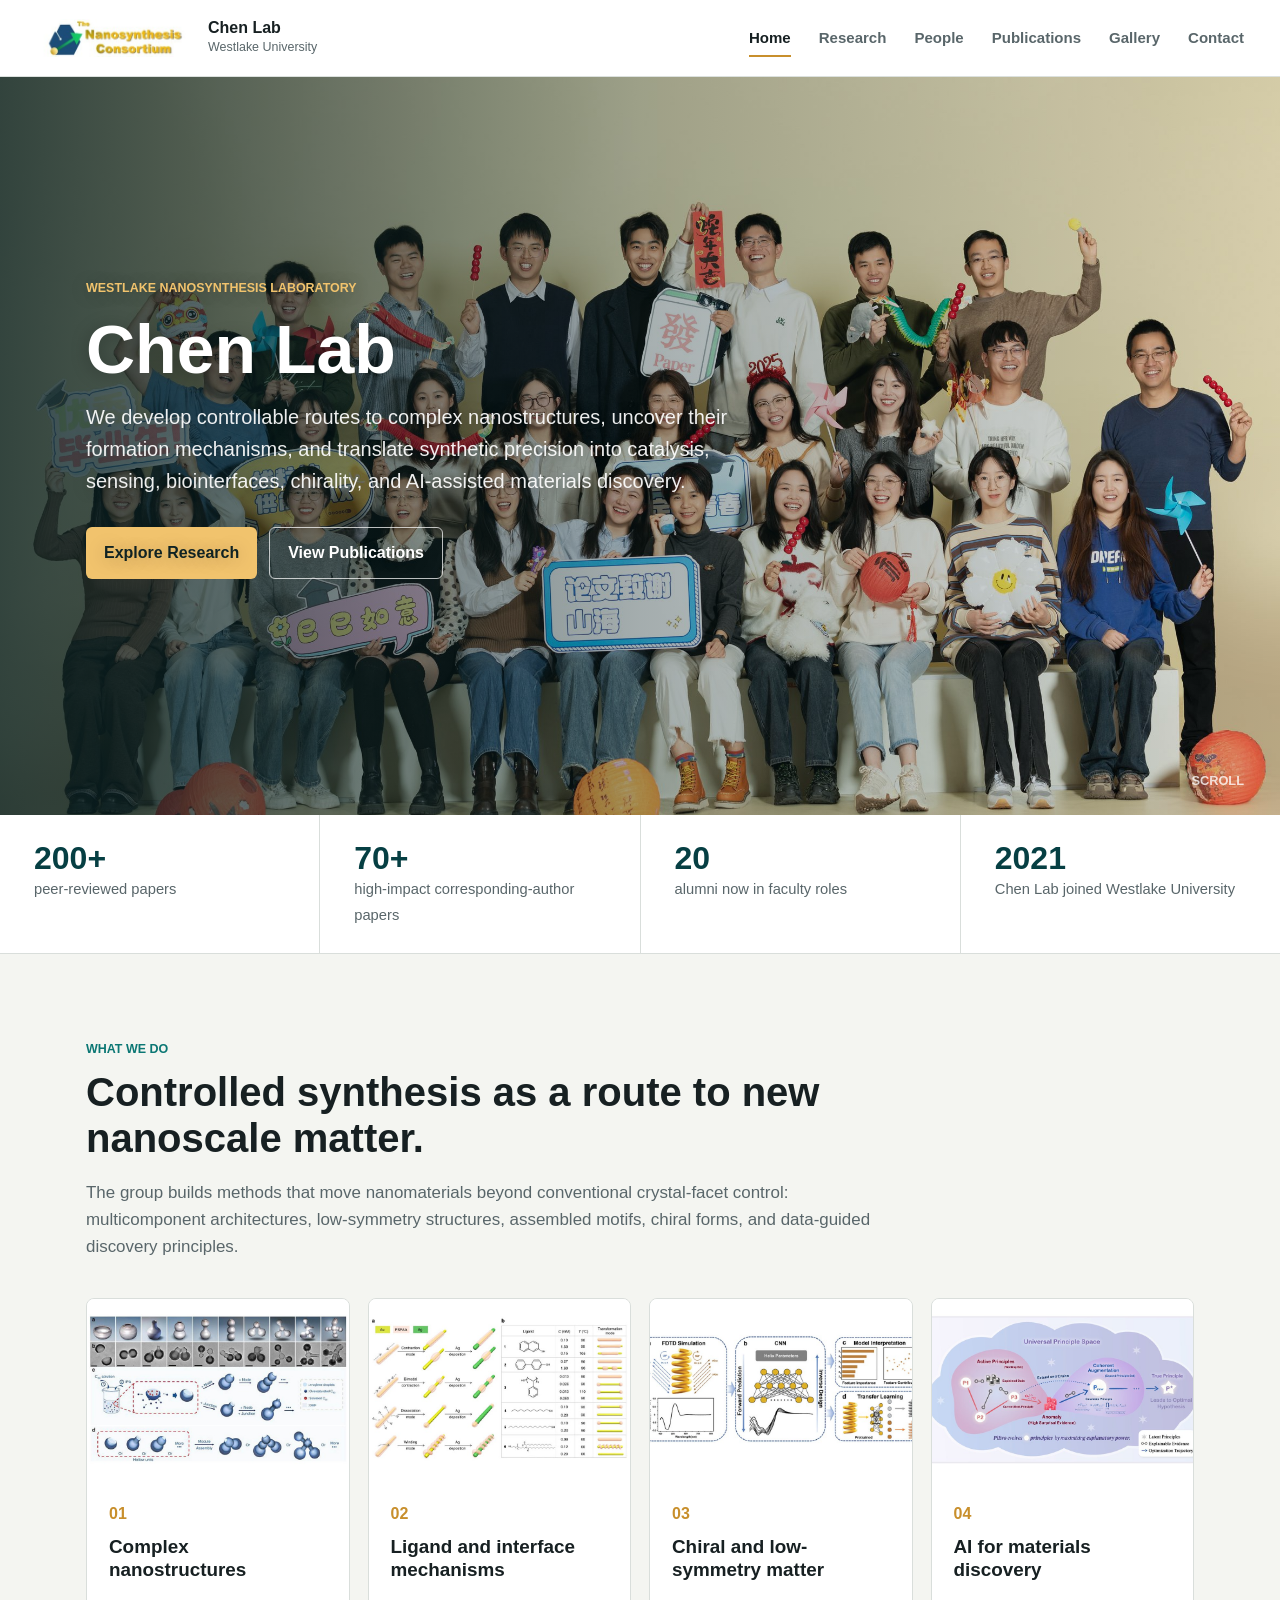
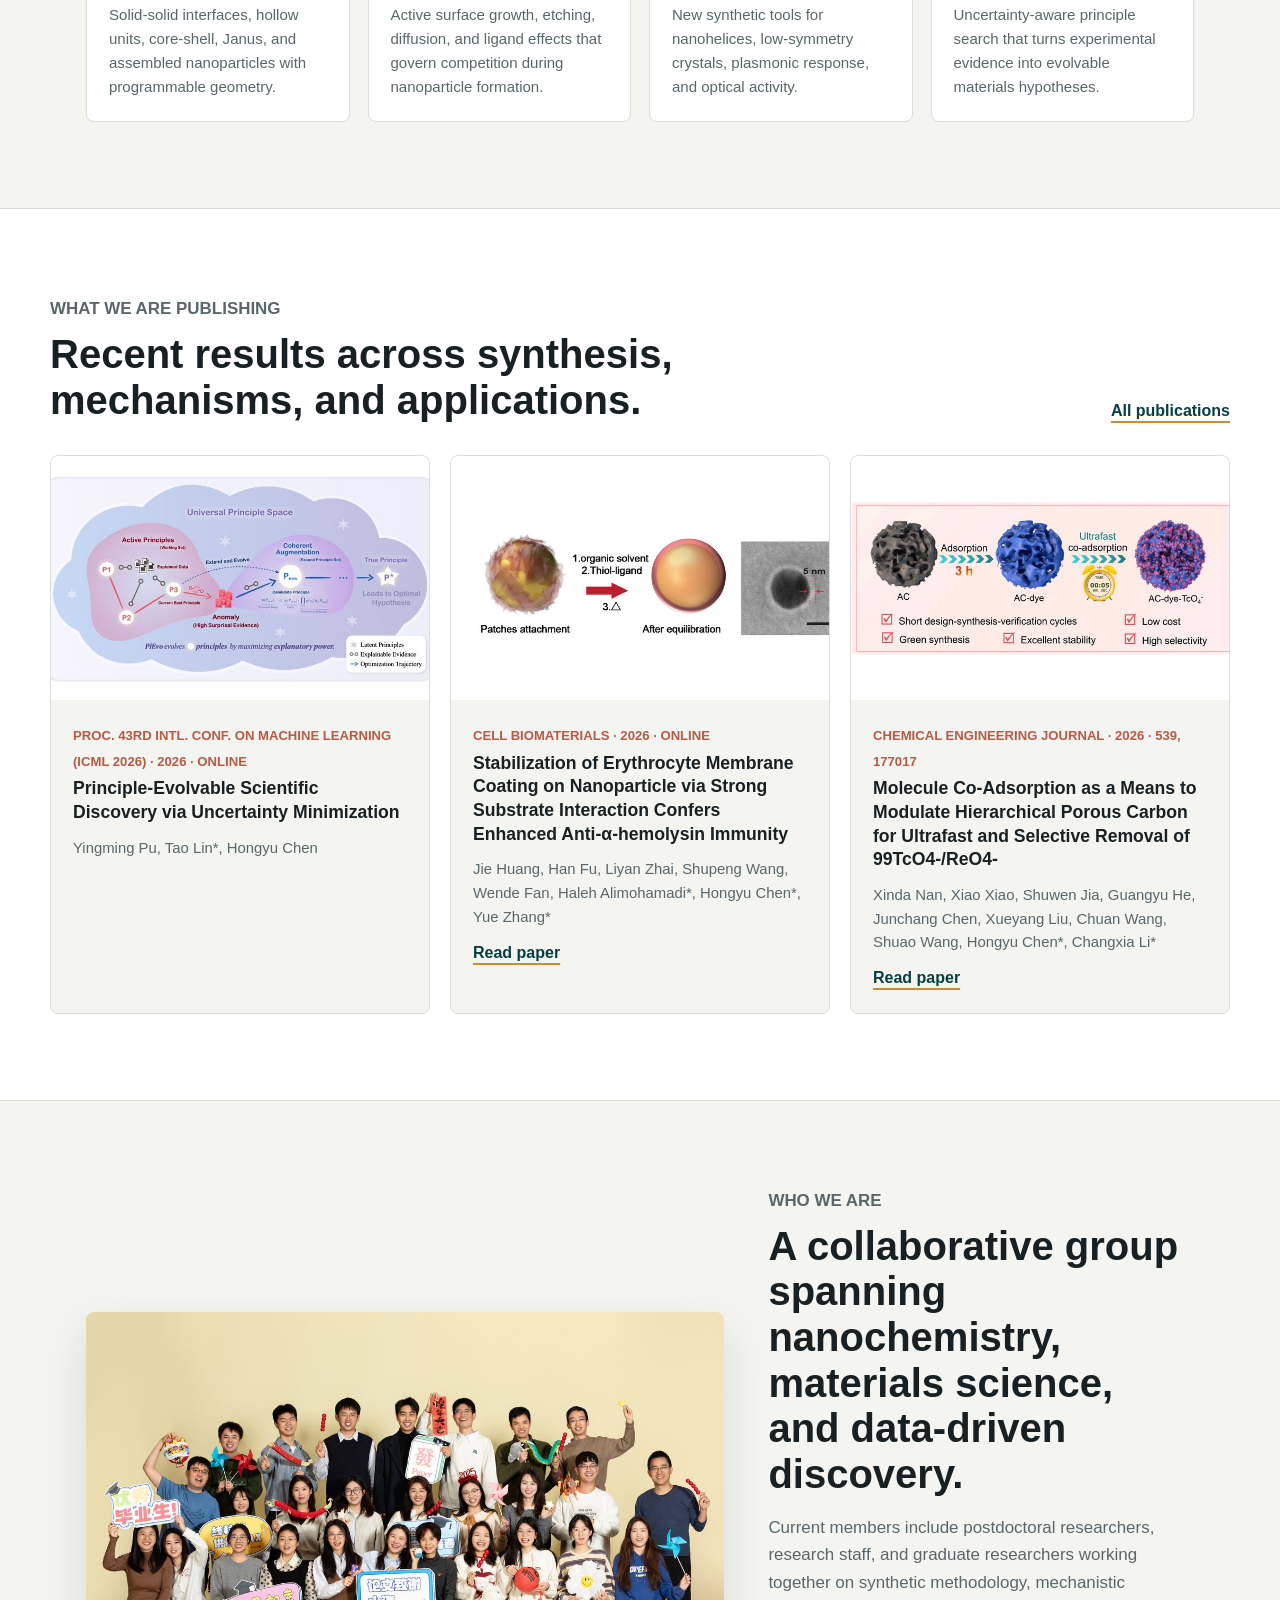
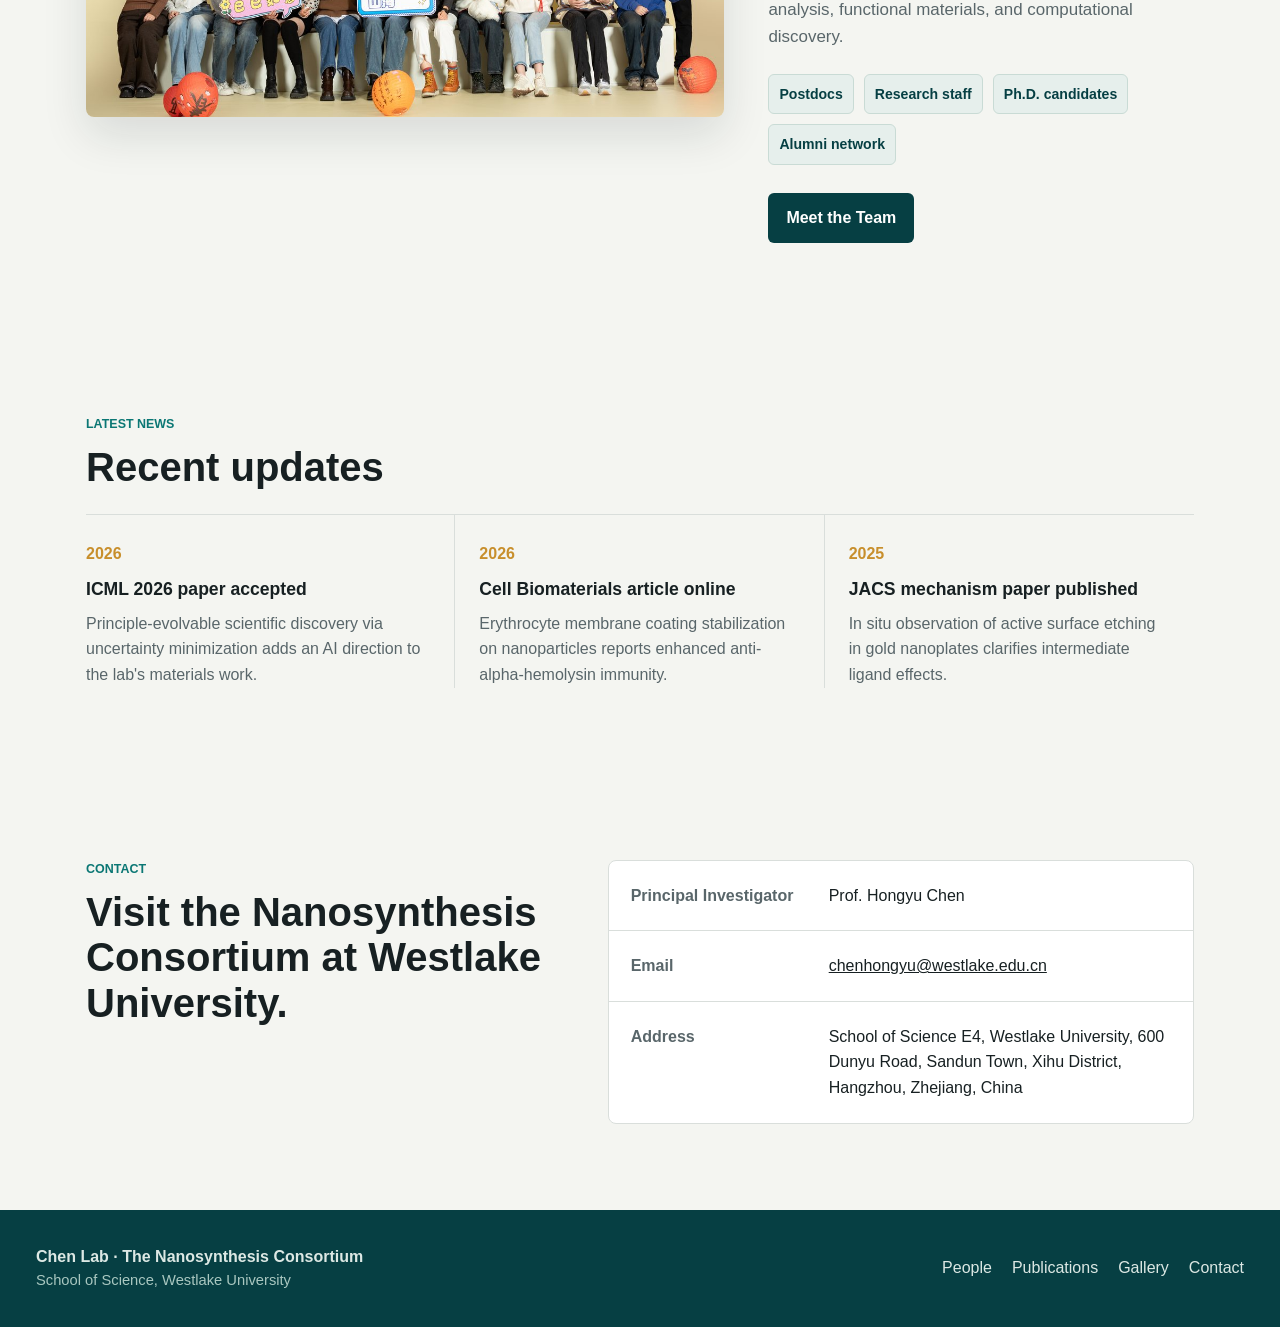
<file: index.html>
<!doctype html>
<html lang="en">
<head>
  <meta charset="utf-8">
  <meta name="viewport" content="width=device-width, initial-scale=1">
  <title>Chen Lab | Nanosynthesis Consortium</title>
  <meta name="description" content="Chen Lab at Westlake University develops controlled synthesis of complex nanostructures and functional nanomaterials.">
  <link rel="stylesheet" href="assets/css/styles.css">
  <script src="assets/js/lab-data.js" defer></script>
  <script src="assets/js/site.js" defer></script>
</head>
<body>
  <header class="site-header" data-header>
    <a class="brand" href="index.html" aria-label="Chen Lab home">
      <img src="assets/img/logo-nanosynthesis.jpg" alt="The Nanosynthesis Consortium">
      <span>
        <strong>Chen Lab</strong>
        <small>Westlake University</small>
      </span>
    </a>
    <button class="nav-toggle" type="button" aria-label="Open navigation" aria-expanded="false" data-nav-toggle>
      <span></span><span></span><span></span>
    </button>
    <nav class="site-nav" aria-label="Primary navigation" data-nav>
      <a href="index.html">Home</a>
      <a href="index.html#research">Research</a>
      <a href="people.html">People</a>
      <a href="publications.html">Publications</a>
      <a href="gallery.html">Gallery</a>
      <a href="#contact">Contact</a>
    </nav>
  </header>

  <main>
    <section class="hero hero-home" aria-label="Chen Lab overview">
      <div class="hero-media" role="img" aria-label="2025 Chen Lab group photo"></div>
      <div class="hero-content">
        <p class="eyebrow">Westlake Nanosynthesis Laboratory</p>
        <h1>Chen Lab</h1>
        <p class="hero-lede">
          We develop controllable routes to complex nanostructures, uncover their formation mechanisms,
          and translate synthetic precision into catalysis, sensing, biointerfaces, chirality, and AI-assisted materials discovery.
        </p>
        <div class="hero-actions" aria-label="Primary actions">
          <a class="button button-primary" href="#research">Explore Research</a>
          <a class="button button-secondary" href="publications.html">View Publications</a>
        </div>
      </div>
      <a class="scroll-cue" href="#research" aria-label="Scroll to research">Scroll</a>
    </section>

    <section class="stats-band" aria-label="Laboratory highlights">
      <div class="stat">
        <strong>200+</strong>
        <span>peer-reviewed papers</span>
      </div>
      <div class="stat">
        <strong>70+</strong>
        <span>high-impact corresponding-author papers</span>
      </div>
      <div class="stat">
        <strong>20</strong>
        <span>alumni now in faculty roles</span>
      </div>
      <div class="stat">
        <strong>2021</strong>
        <span>Chen Lab joined Westlake University</span>
      </div>
    </section>

    <section class="section" id="research">
      <div class="section-heading">
        <p class="eyebrow">What We Do</p>
        <h2>Controlled synthesis as a route to new nanoscale matter.</h2>
        <p>
          The group builds methods that move nanomaterials beyond conventional crystal-facet control:
          multicomponent architectures, low-symmetry structures, assembled motifs, chiral forms, and data-guided discovery principles.
        </p>
      </div>
      <div class="research-grid">
        <article class="research-card">
          <img src="assets/img/research/complex-nanostructures.jpg" alt="Complex hollow nanostructures and assembly pathway">
          <div>
            <span>01</span>
            <h3>Complex nanostructures</h3>
            <p>Solid-solid interfaces, hollow units, core-shell, Janus, and assembled nanoparticles with programmable geometry.</p>
          </div>
        </article>
        <article class="research-card">
          <img src="assets/img/research/interface-growth.jpg" alt="Ligand-mediated nanowire transformation schematic">
          <div>
            <span>02</span>
            <h3>Ligand and interface mechanisms</h3>
            <p>Active surface growth, etching, diffusion, and ligand effects that govern competition during nanoparticle formation.</p>
          </div>
        </article>
        <article class="research-card">
          <img src="assets/img/research/chiral-and-low-symmetry.jpg" alt="Machine learned correlation of nanohelix structure and circular dichroism">
          <div>
            <span>03</span>
            <h3>Chiral and low-symmetry matter</h3>
            <p>New synthetic tools for nanohelices, low-symmetry crystals, plasmonic response, and optical activity.</p>
          </div>
        </article>
        <article class="research-card">
          <img src="assets/img/research/ai-materials-discovery.jpg" alt="Principle-evolvable scientific discovery diagram">
          <div>
            <span>04</span>
            <h3>AI for materials discovery</h3>
            <p>Uncertainty-aware principle search that turns experimental evidence into evolvable materials hypotheses.</p>
          </div>
        </article>
      </div>
    </section>

    <section class="section section-quiet" id="publications">
      <div class="split-heading">
        <div>
          <p class="eyebrow">What We Are Publishing</p>
          <h2>Recent results across synthesis, mechanisms, and applications.</h2>
        </div>
        <a class="text-link" href="publications.html">All publications</a>
      </div>
      <div class="publication-feature-grid" id="homePublications" aria-live="polite"></div>
    </section>

    <section class="section people-band">
      <div class="people-image">
        <img src="assets/img/gallery/group-2025.jpg" alt="Chen Lab 2025 group photo">
      </div>
      <div class="people-copy">
        <p class="eyebrow">Who We Are</p>
        <h2>A collaborative group spanning nanochemistry, materials science, and data-driven discovery.</h2>
        <p>
          Current members include postdoctoral researchers, research staff, and graduate researchers working together
          on synthetic methodology, mechanistic analysis, functional materials, and computational discovery.
        </p>
        <div class="mini-facts">
          <span>Postdocs</span>
          <span>Research staff</span>
          <span>Ph.D. candidates</span>
          <span>Alumni network</span>
        </div>
        <a class="button button-dark" href="people.html">Meet the Team</a>
      </div>
    </section>

    <section class="section news-section" id="news">
      <div class="section-heading compact">
        <p class="eyebrow">Latest News</p>
        <h2>Recent updates</h2>
      </div>
      <div class="news-list">
        <article>
          <time datetime="2026">2026</time>
          <h3>ICML 2026 paper accepted</h3>
          <p>Principle-evolvable scientific discovery via uncertainty minimization adds an AI direction to the lab's materials work.</p>
        </article>
        <article>
          <time datetime="2026">2026</time>
          <h3>Cell Biomaterials article online</h3>
          <p>Erythrocyte membrane coating stabilization on nanoparticles reports enhanced anti-alpha-hemolysin immunity.</p>
        </article>
        <article>
          <time datetime="2025">2025</time>
          <h3>JACS mechanism paper published</h3>
          <p>In situ observation of active surface etching in gold nanoplates clarifies intermediate ligand effects.</p>
        </article>
      </div>
    </section>

    <section class="section contact-section" id="contact">
      <div>
        <p class="eyebrow">Contact</p>
        <h2>Visit the Nanosynthesis Consortium at Westlake University.</h2>
      </div>
      <div class="contact-panel">
        <dl>
          <div>
            <dt>Principal Investigator</dt>
            <dd>Prof. Hongyu Chen</dd>
          </div>
          <div>
            <dt>Email</dt>
            <dd><a href="mailto:chenhongyu@westlake.edu.cn">chenhongyu@westlake.edu.cn</a></dd>
          </div>
          <div>
            <dt>Address</dt>
            <dd>School of Science E4, Westlake University, 600 Dunyu Road, Sandun Town, Xihu District, Hangzhou, Zhejiang, China</dd>
          </div>
        </dl>
      </div>
    </section>
  </main>

  <footer class="site-footer">
    <div>
      <strong>Chen Lab · The Nanosynthesis Consortium</strong>
      <span>School of Science, Westlake University</span>
    </div>
    <nav aria-label="Footer navigation">
      <a href="people.html">People</a>
      <a href="publications.html">Publications</a>
      <a href="gallery.html">Gallery</a>
      <a href="#contact">Contact</a>
    </nav>
  </footer>
</body>
</html>
</file>
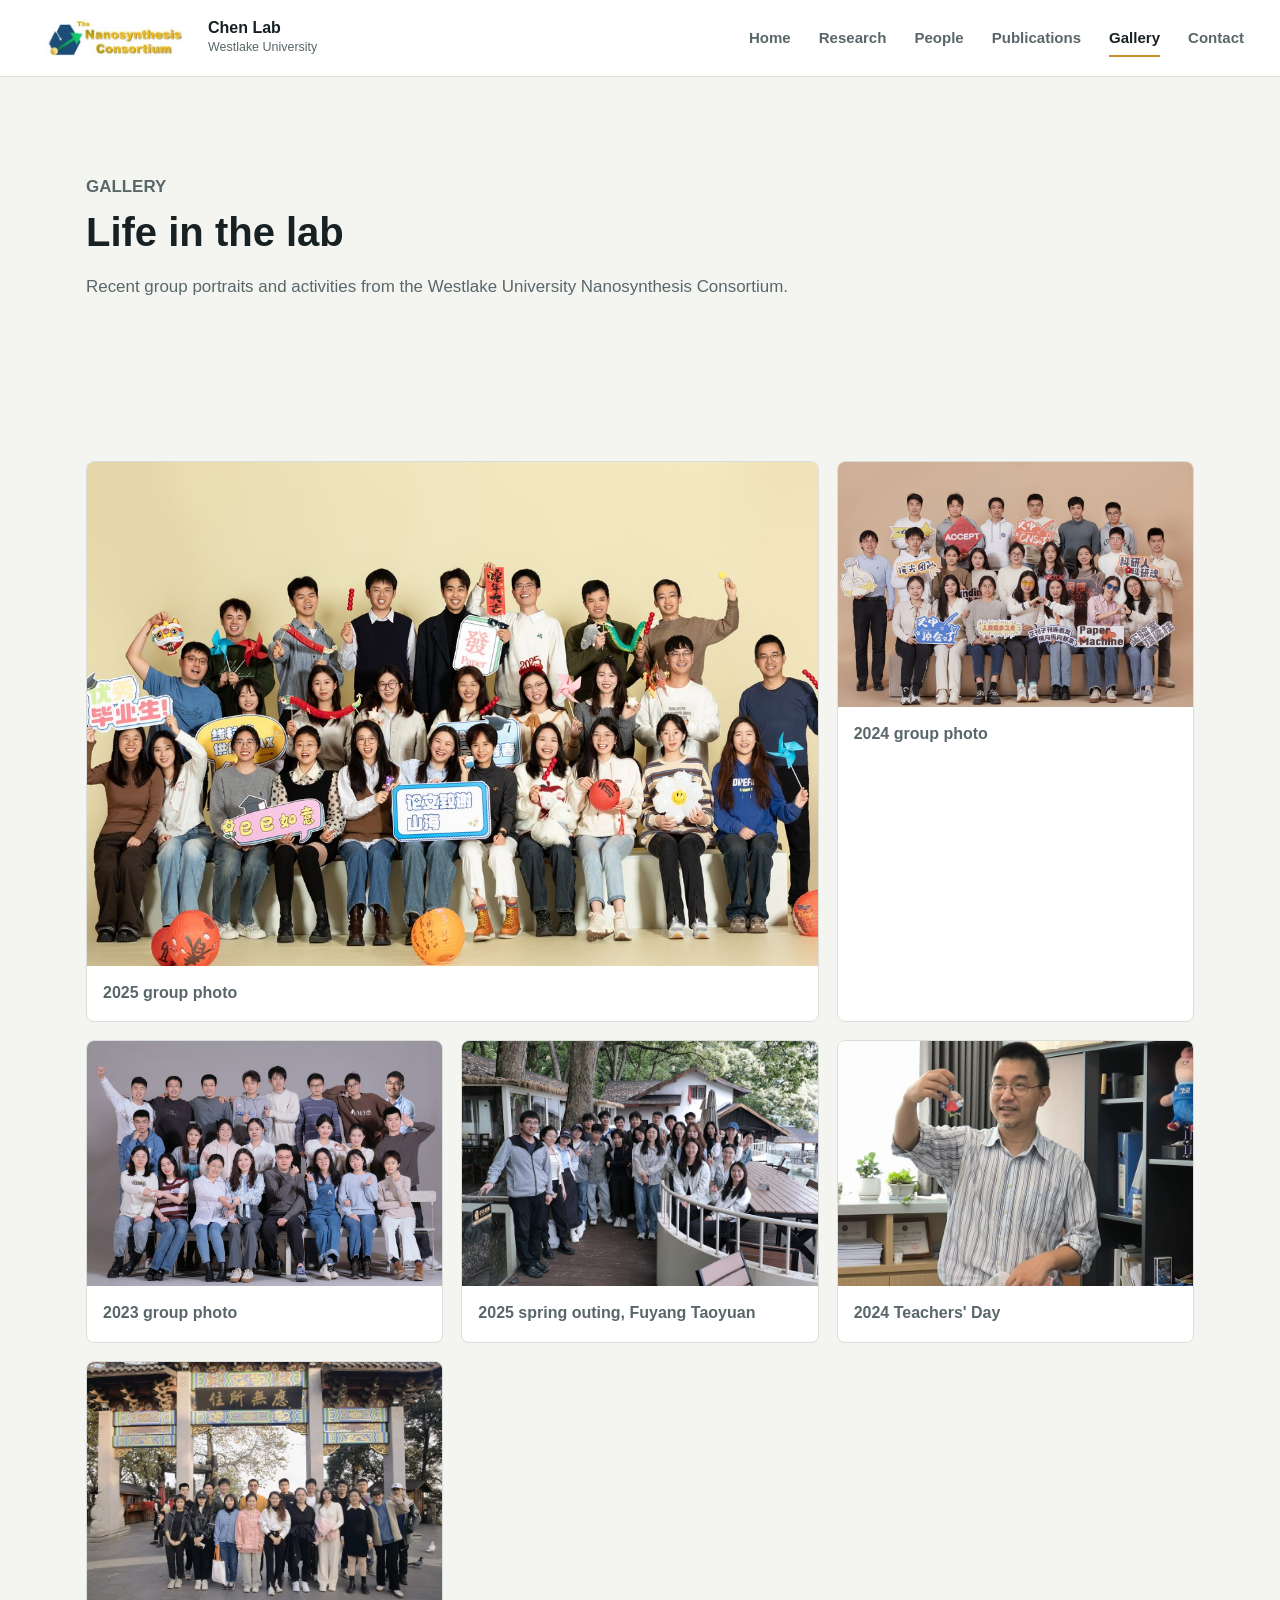
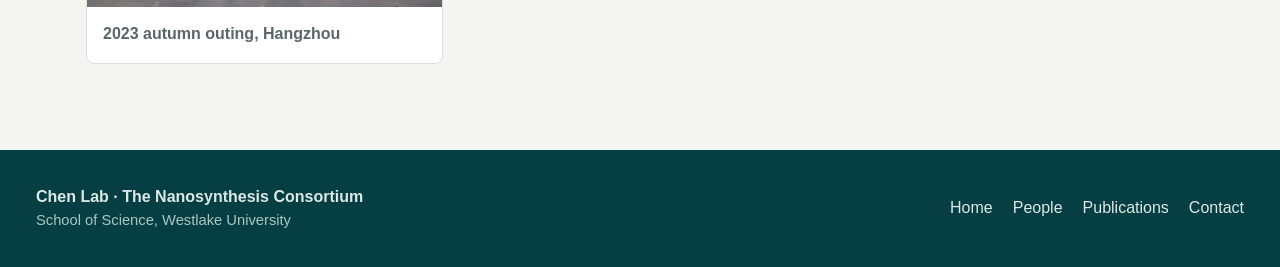
<file: gallery.html>
<!doctype html>
<html lang="en">
<head>
  <meta charset="utf-8">
  <meta name="viewport" content="width=device-width, initial-scale=1">
  <title>Gallery | Chen Lab</title>
  <meta name="description" content="Chen Lab group photos and recent activities.">
  <link rel="stylesheet" href="assets/css/styles.css">
  <script src="assets/js/site.js" defer></script>
</head>
<body>
  <header class="site-header" data-header>
    <a class="brand" href="index.html" aria-label="Chen Lab home">
      <img src="assets/img/logo-nanosynthesis.jpg" alt="The Nanosynthesis Consortium">
      <span><strong>Chen Lab</strong><small>Westlake University</small></span>
    </a>
    <button class="nav-toggle" type="button" aria-label="Open navigation" aria-expanded="false" data-nav-toggle>
      <span></span><span></span><span></span>
    </button>
    <nav class="site-nav" aria-label="Primary navigation" data-nav>
      <a href="index.html">Home</a>
      <a href="index.html#research">Research</a>
      <a href="people.html">People</a>
      <a href="publications.html">Publications</a>
      <a href="gallery.html">Gallery</a>
      <a href="index.html#contact">Contact</a>
    </nav>
  </header>

  <main>
    <section class="page-hero">
      <p class="eyebrow">Gallery</p>
      <h1>Life in the lab</h1>
      <p>Recent group portraits and activities from the Westlake University Nanosynthesis Consortium.</p>
    </section>

    <section class="section gallery-section">
      <div class="gallery-grid">
        <figure class="gallery-large">
          <img src="assets/img/gallery/group-2025.jpg" alt="2025 Chen Lab group photo">
          <figcaption>2025 group photo</figcaption>
        </figure>
        <figure>
          <img src="assets/img/gallery/group-2024.jpg" alt="2024 Chen Lab group photo">
          <figcaption>2024 group photo</figcaption>
        </figure>
        <figure>
          <img src="assets/img/gallery/group-2023.jpg" alt="2023 Chen Lab group photo">
          <figcaption>2023 group photo</figcaption>
        </figure>
        <figure>
          <img src="assets/img/gallery/spring-2025.jpg" alt="2025 Fuyang Taoyuan spring outing">
          <figcaption>2025 spring outing, Fuyang Taoyuan</figcaption>
        </figure>
        <figure>
          <img src="assets/img/gallery/teachers-day-2024.jpg" alt="2024 Teachers' Day activity">
          <figcaption>2024 Teachers' Day</figcaption>
        </figure>
        <figure>
          <img src="assets/img/gallery/autumn-2023.jpg" alt="2023 autumn outing in Hangzhou">
          <figcaption>2023 autumn outing, Hangzhou</figcaption>
        </figure>
      </div>
    </section>
  </main>

  <footer class="site-footer">
    <div><strong>Chen Lab · The Nanosynthesis Consortium</strong><span>School of Science, Westlake University</span></div>
    <nav aria-label="Footer navigation">
      <a href="index.html">Home</a>
      <a href="people.html">People</a>
      <a href="publications.html">Publications</a>
      <a href="index.html#contact">Contact</a>
    </nav>
  </footer>
</body>
</html>
</file>
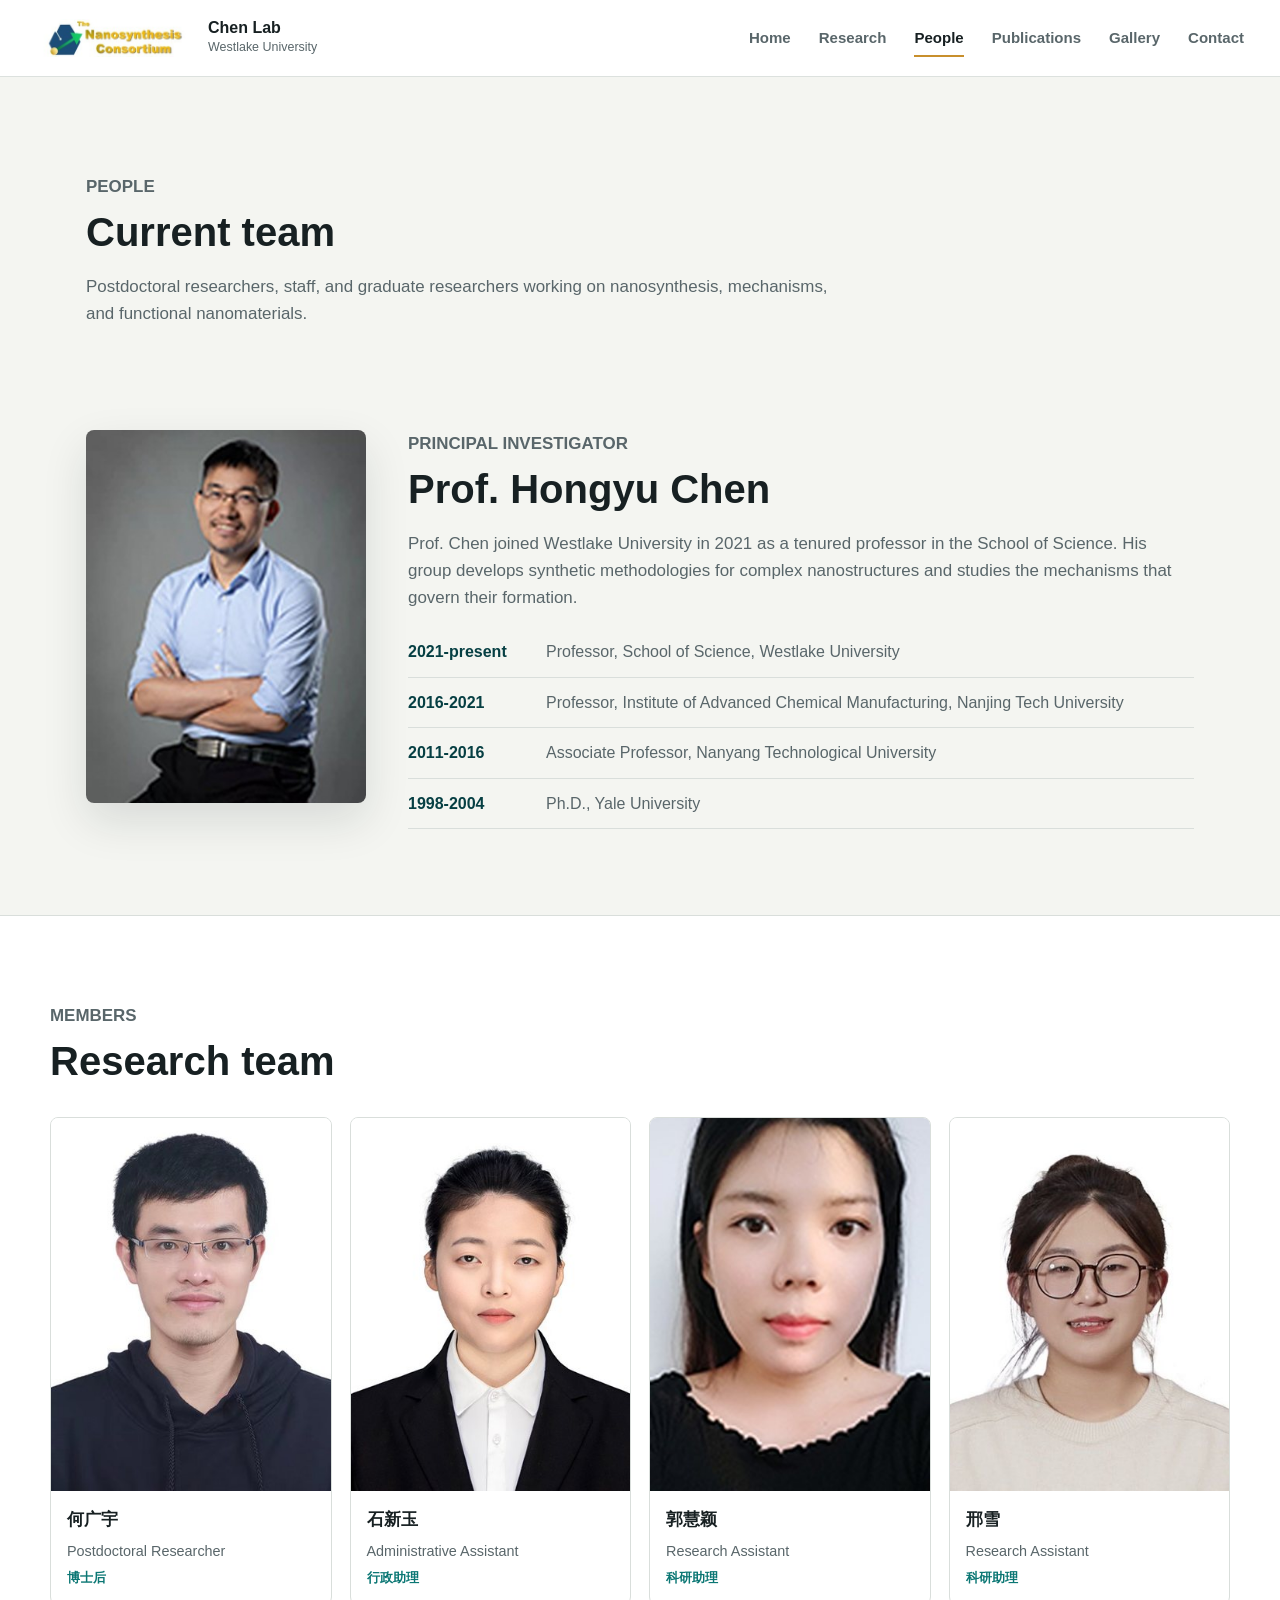
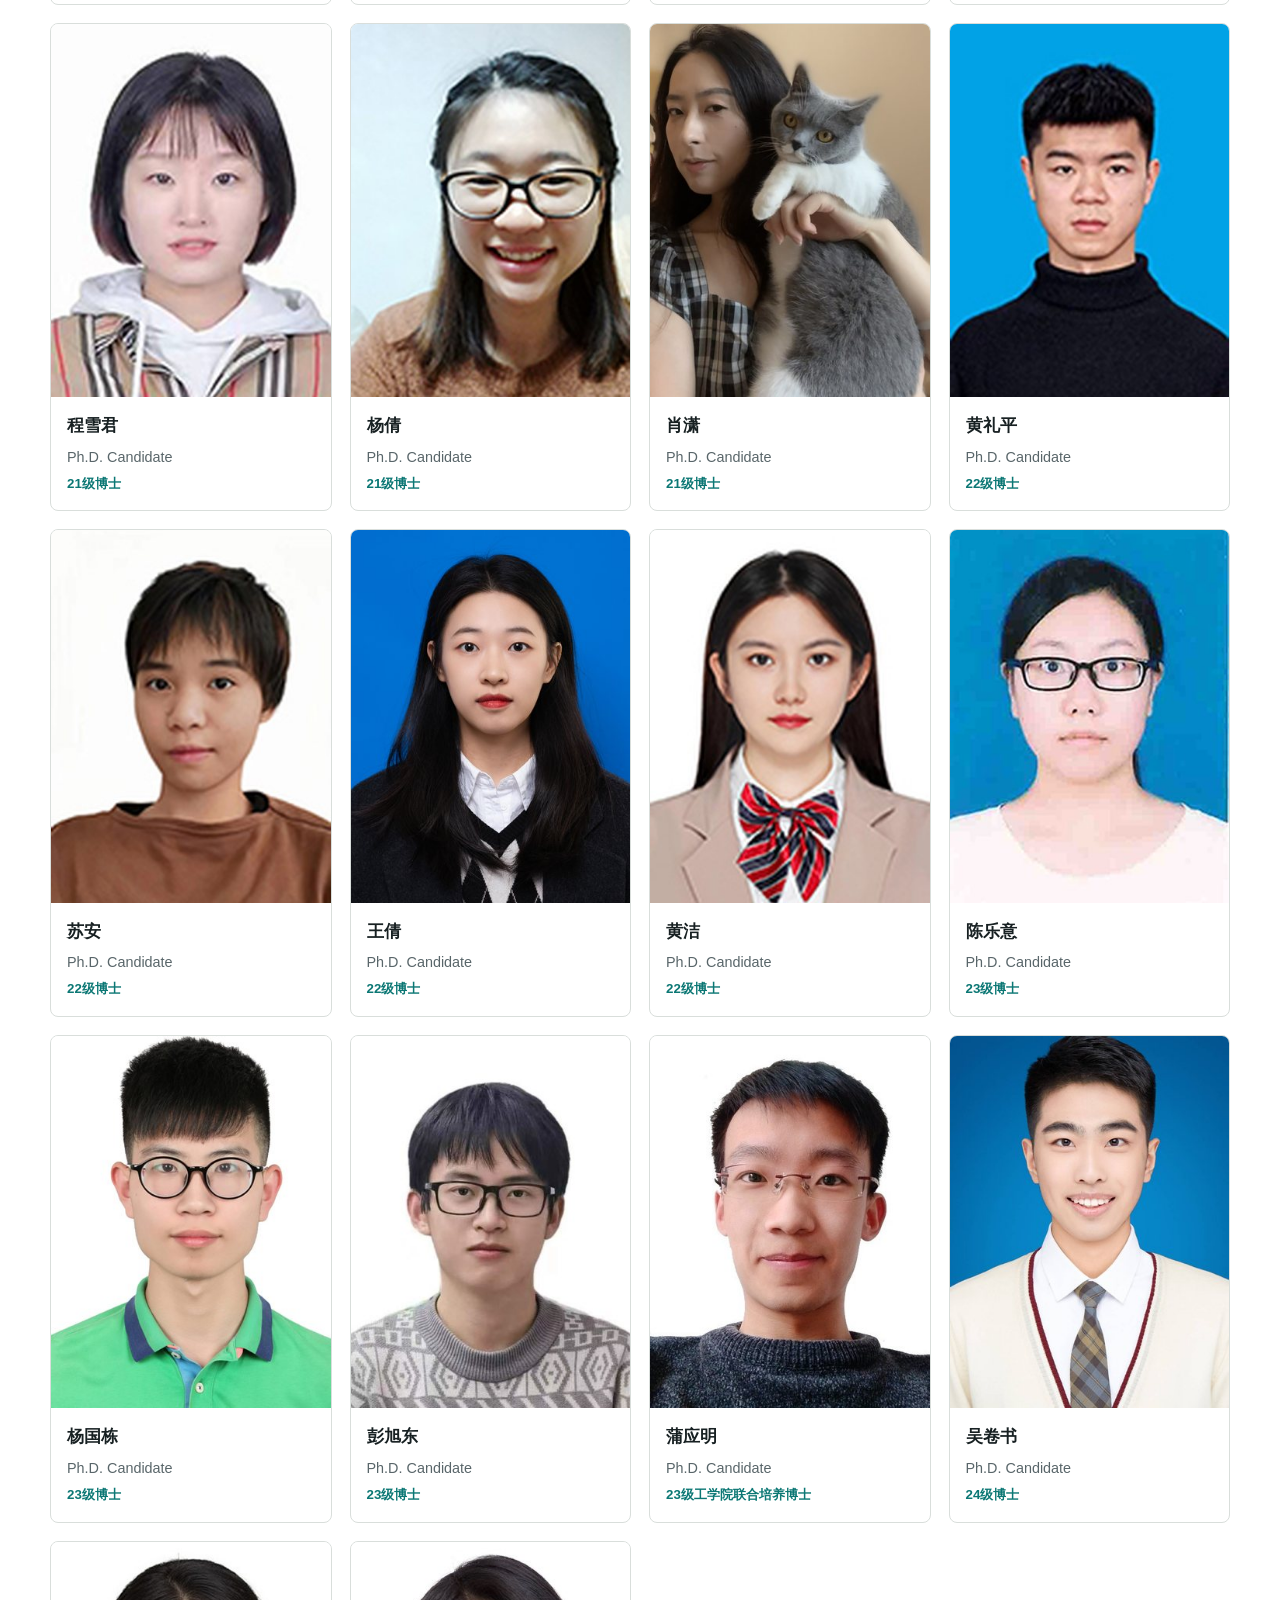
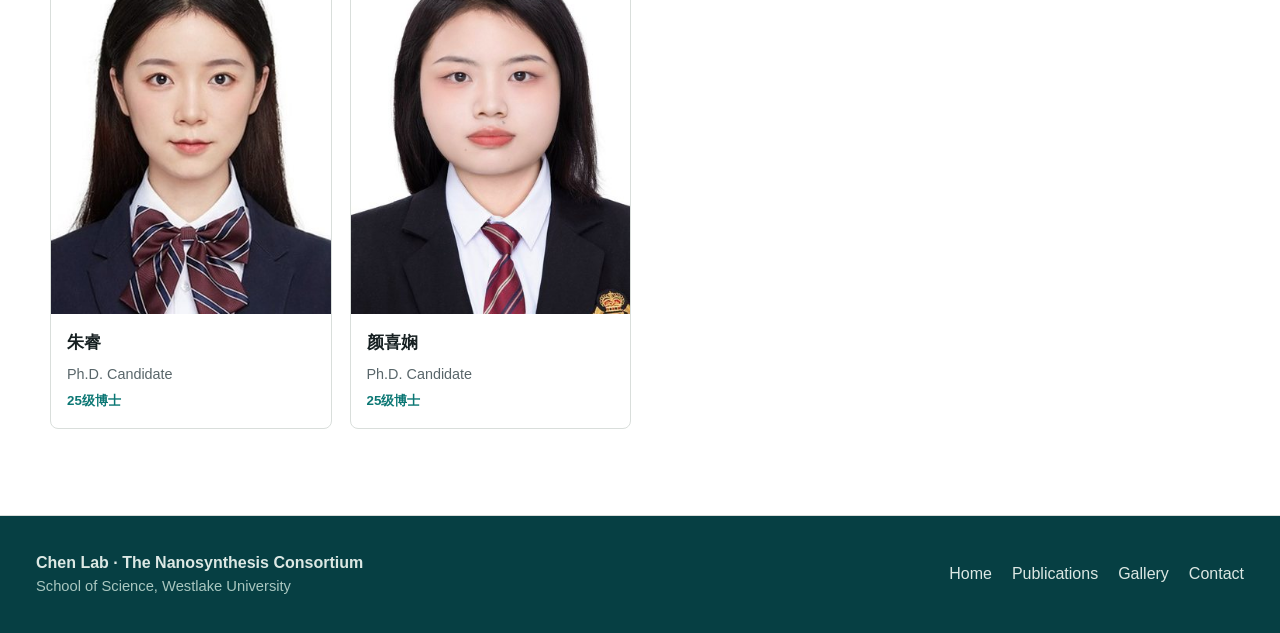
<file: people.html>
<!doctype html>
<html lang="en">
<head>
  <meta charset="utf-8">
  <meta name="viewport" content="width=device-width, initial-scale=1">
  <title>People | Chen Lab</title>
  <meta name="description" content="People in the Chen Lab at Westlake University.">
  <link rel="stylesheet" href="assets/css/styles.css">
  <script src="assets/js/lab-data.js" defer></script>
  <script src="assets/js/site.js" defer></script>
</head>
<body>
  <header class="site-header" data-header>
    <a class="brand" href="index.html" aria-label="Chen Lab home">
      <img src="assets/img/logo-nanosynthesis.jpg" alt="The Nanosynthesis Consortium">
      <span><strong>Chen Lab</strong><small>Westlake University</small></span>
    </a>
    <button class="nav-toggle" type="button" aria-label="Open navigation" aria-expanded="false" data-nav-toggle>
      <span></span><span></span><span></span>
    </button>
    <nav class="site-nav" aria-label="Primary navigation" data-nav>
      <a href="index.html">Home</a>
      <a href="index.html#research">Research</a>
      <a href="people.html">People</a>
      <a href="publications.html">Publications</a>
      <a href="gallery.html">Gallery</a>
      <a href="index.html#contact">Contact</a>
    </nav>
  </header>

  <main>
    <section class="page-hero">
      <p class="eyebrow">People</p>
      <h1>Current team</h1>
      <p>Postdoctoral researchers, staff, and graduate researchers working on nanosynthesis, mechanisms, and functional nanomaterials.</p>
    </section>

    <section class="section pi-section">
      <div class="pi-portrait">
        <img src="assets/img/people/pi-hongyu-chen.jpg" alt="Prof. Hongyu Chen">
      </div>
      <div class="pi-copy">
        <p class="eyebrow">Principal Investigator</p>
        <h2>Prof. Hongyu Chen</h2>
        <p>
          Prof. Chen joined Westlake University in 2021 as a tenured professor in the School of Science.
          His group develops synthetic methodologies for complex nanostructures and studies the mechanisms that govern their formation.
        </p>
        <ul class="timeline">
          <li><strong>2021-present</strong><span>Professor, School of Science, Westlake University</span></li>
          <li><strong>2016-2021</strong><span>Professor, Institute of Advanced Chemical Manufacturing, Nanjing Tech University</span></li>
          <li><strong>2011-2016</strong><span>Associate Professor, Nanyang Technological University</span></li>
          <li><strong>1998-2004</strong><span>Ph.D., Yale University</span></li>
        </ul>
      </div>
    </section>

    <section class="section section-quiet">
      <div class="split-heading">
        <div>
          <p class="eyebrow">Members</p>
          <h2>Research team</h2>
        </div>
      </div>
      <div id="peopleGrid" class="people-grid" aria-live="polite"></div>
    </section>
  </main>

  <footer class="site-footer">
    <div><strong>Chen Lab · The Nanosynthesis Consortium</strong><span>School of Science, Westlake University</span></div>
    <nav aria-label="Footer navigation">
      <a href="index.html">Home</a>
      <a href="publications.html">Publications</a>
      <a href="gallery.html">Gallery</a>
      <a href="index.html#contact">Contact</a>
    </nav>
  </footer>
</body>
</html>
</file>
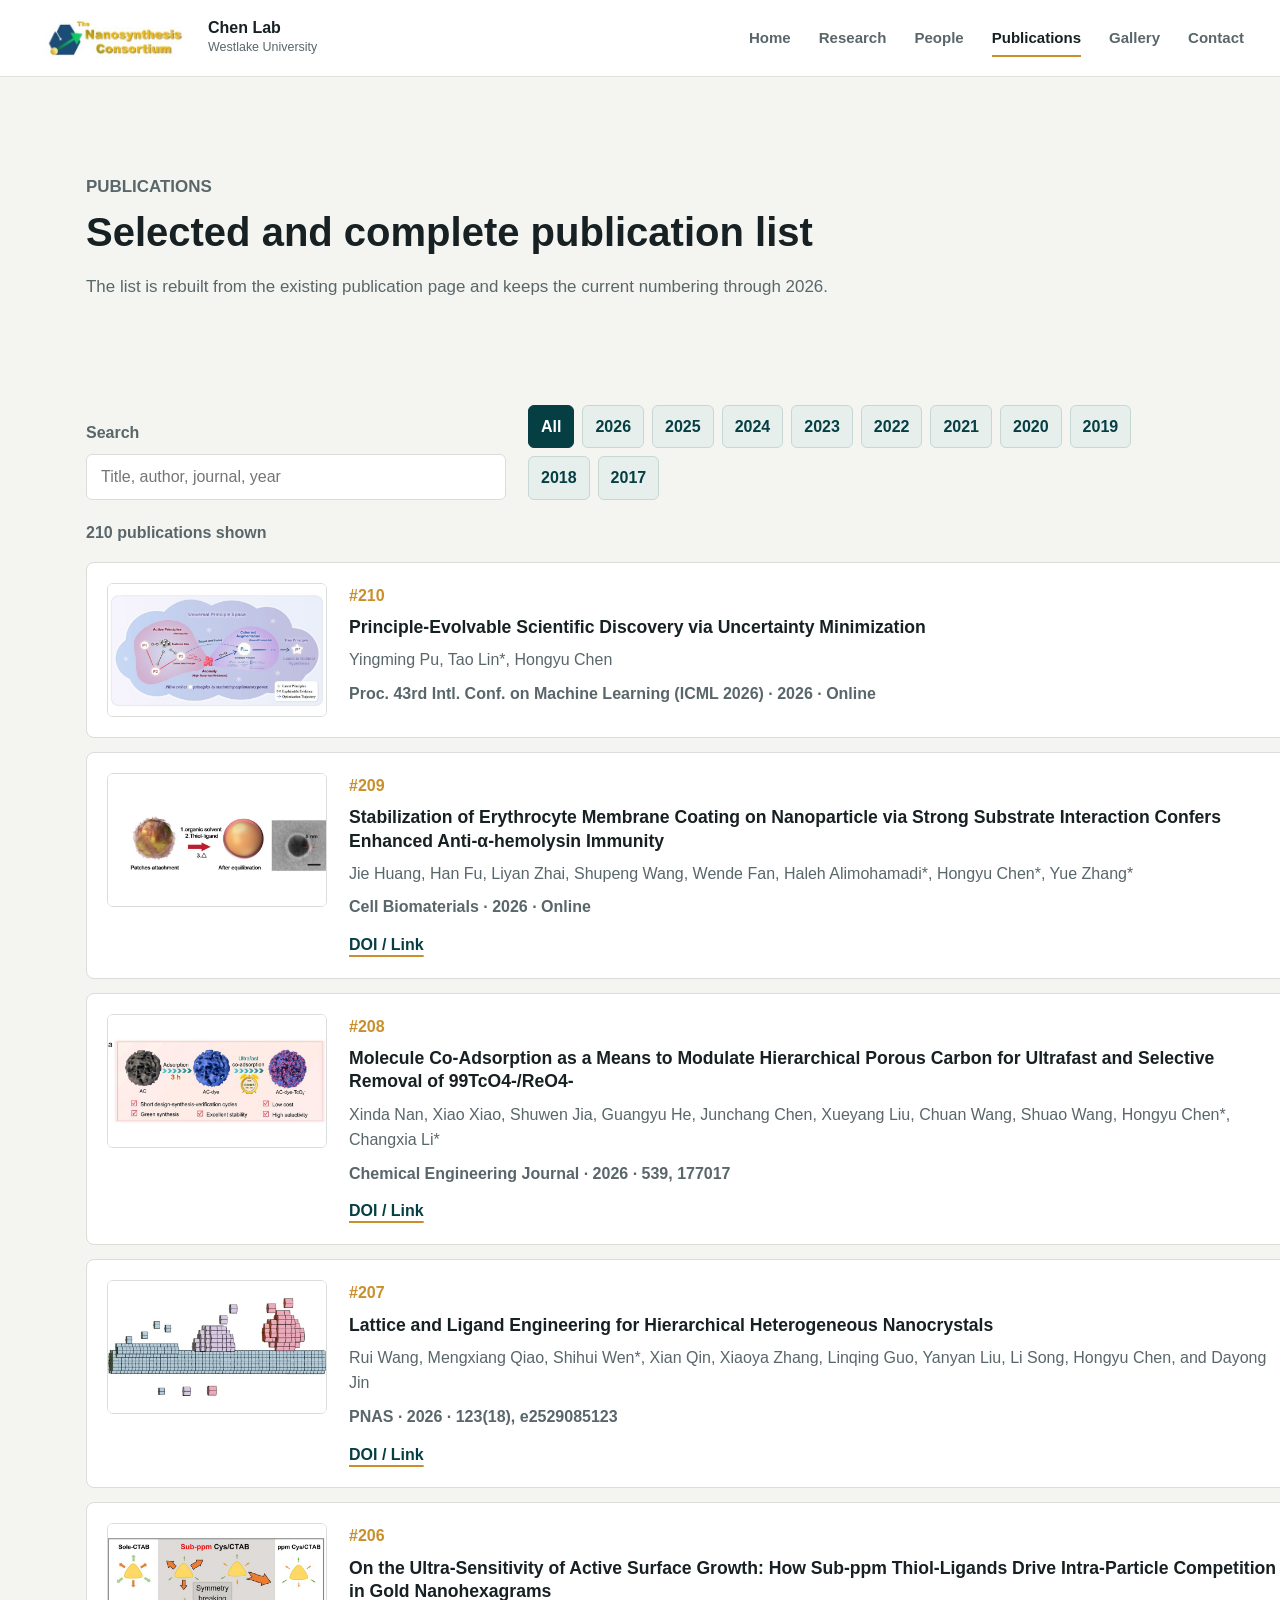
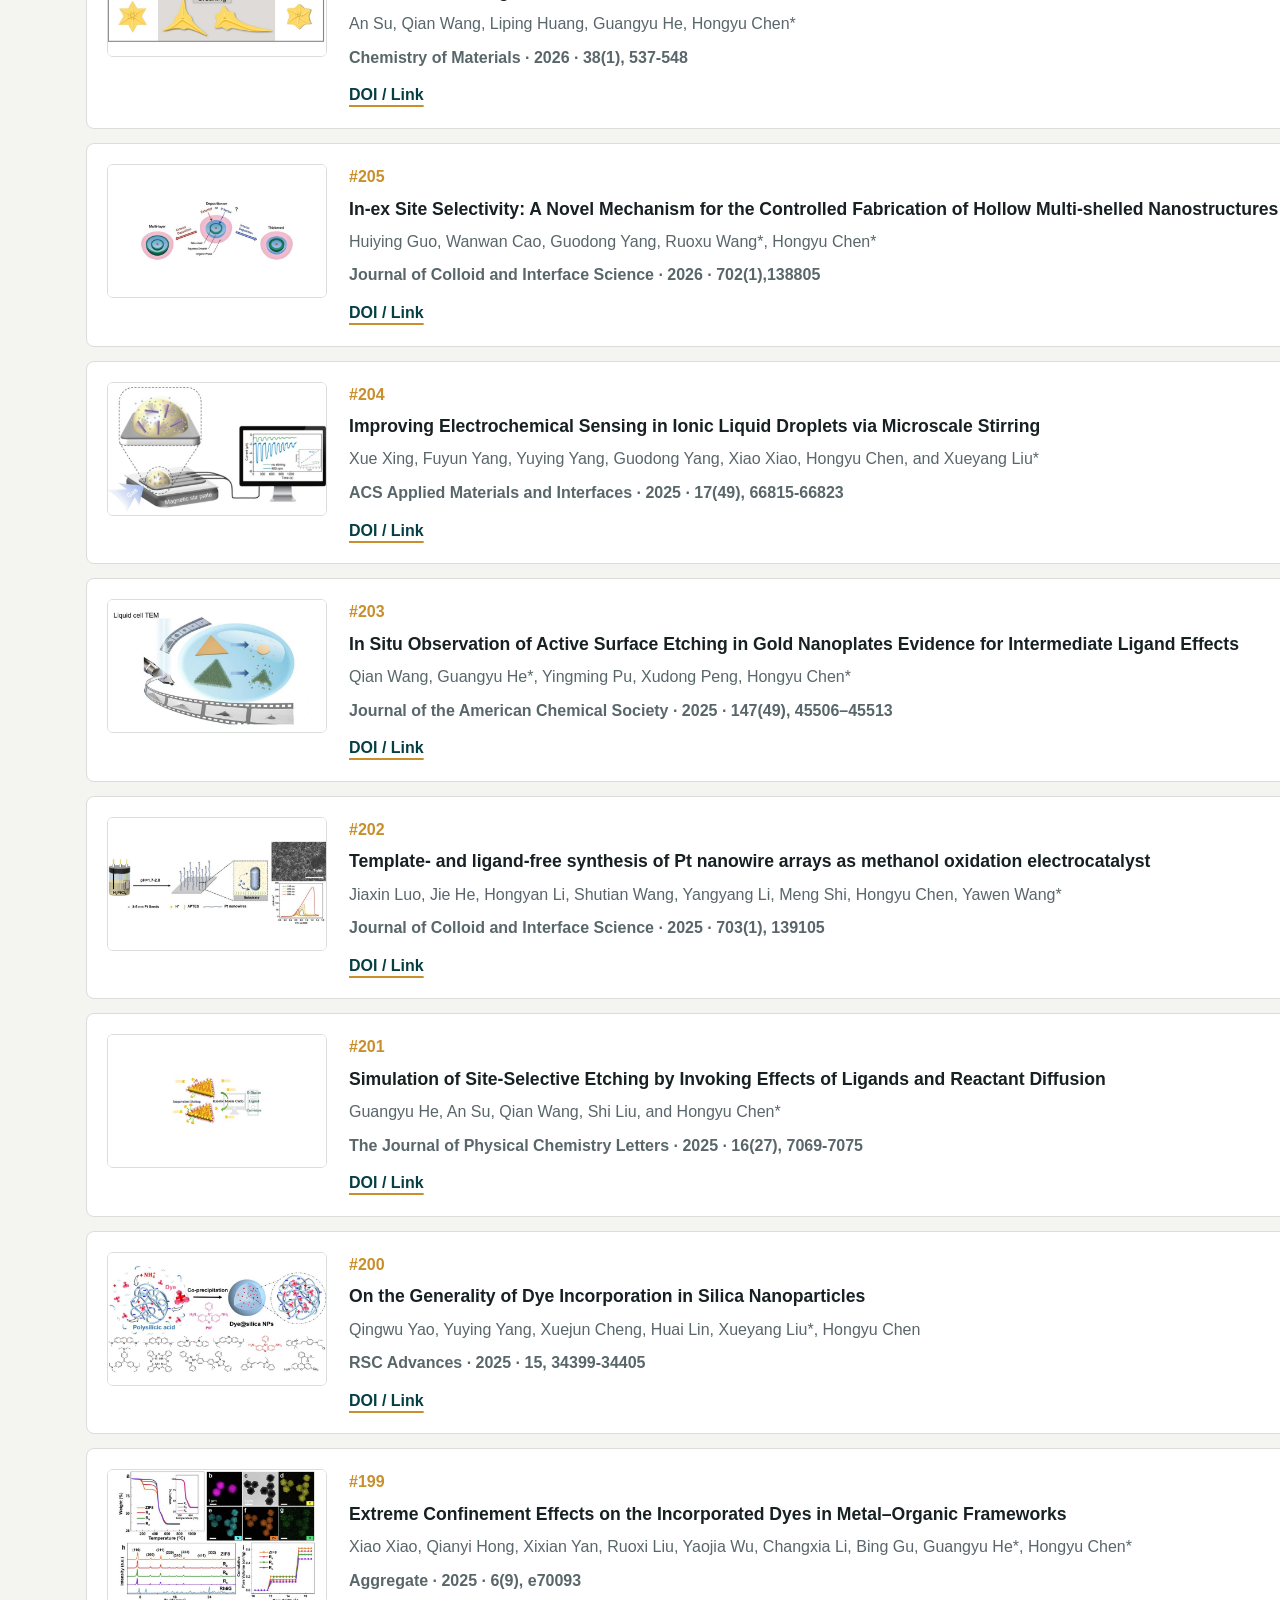
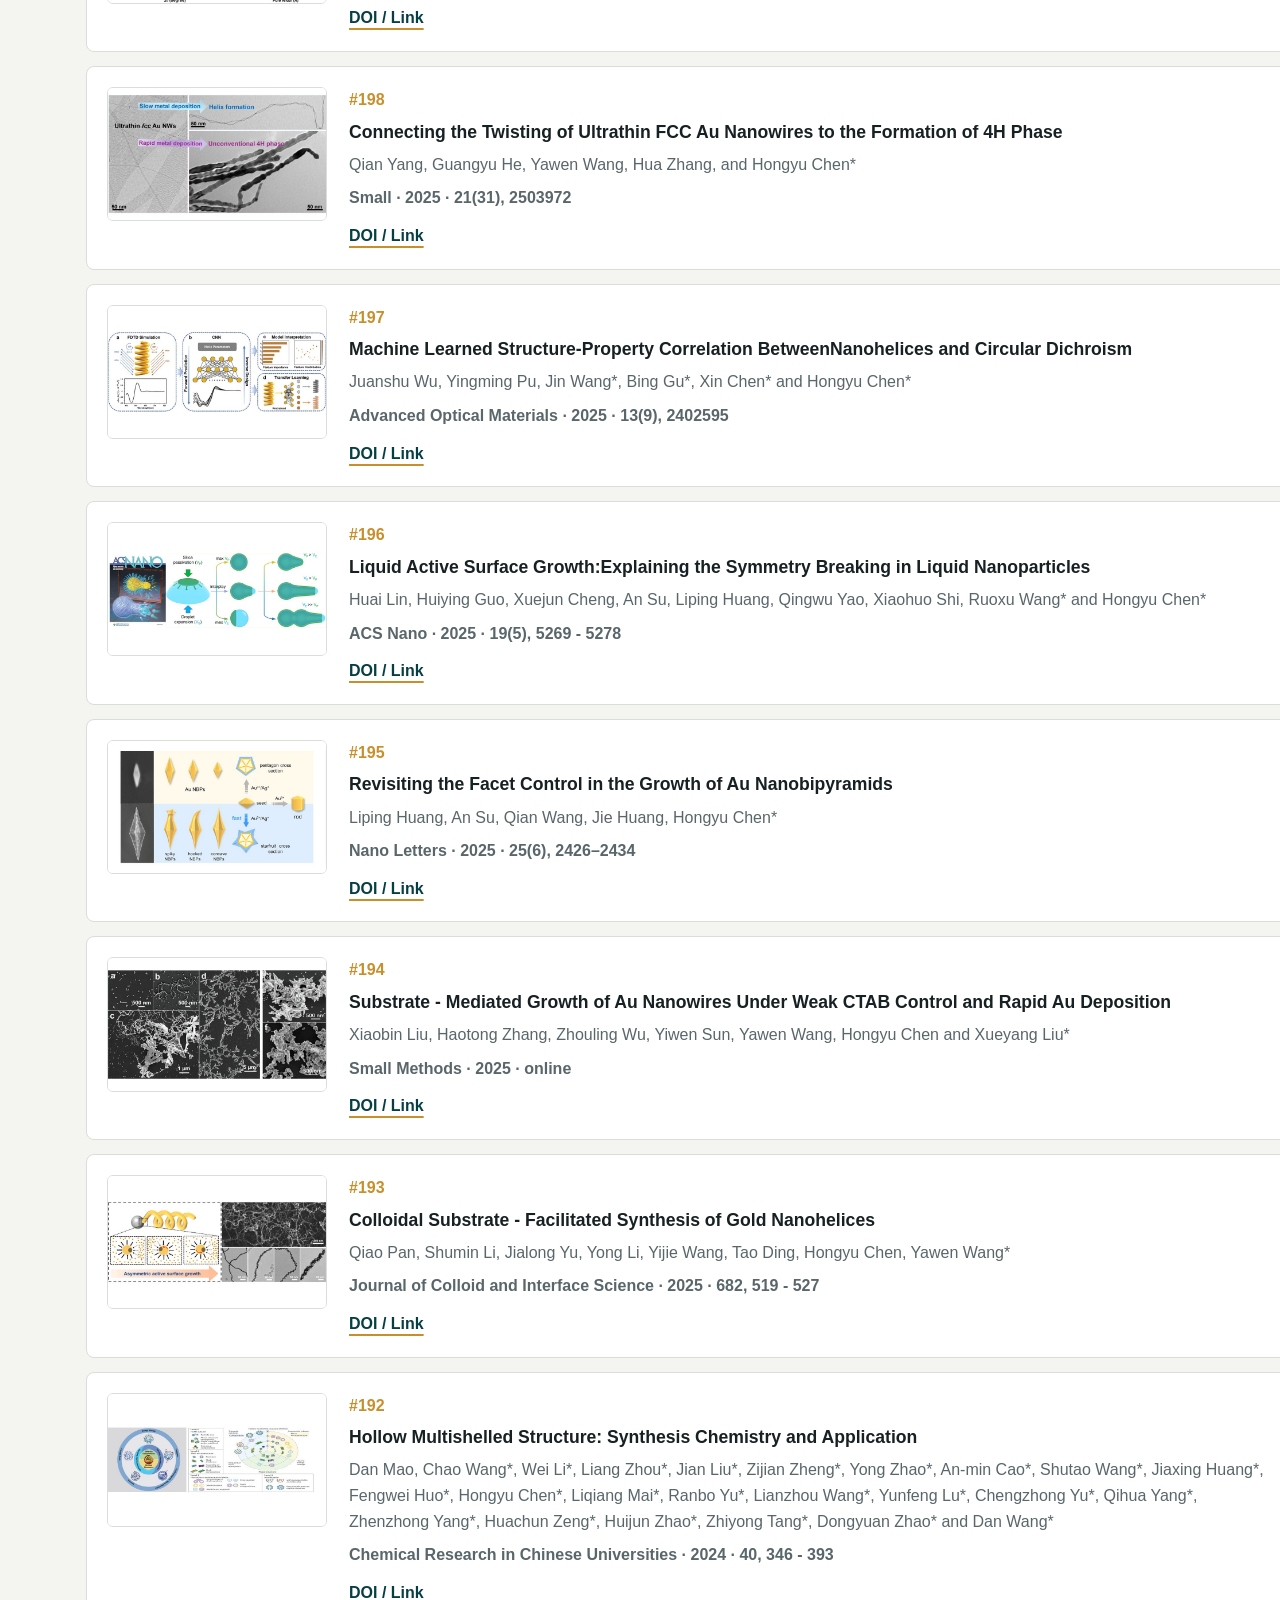
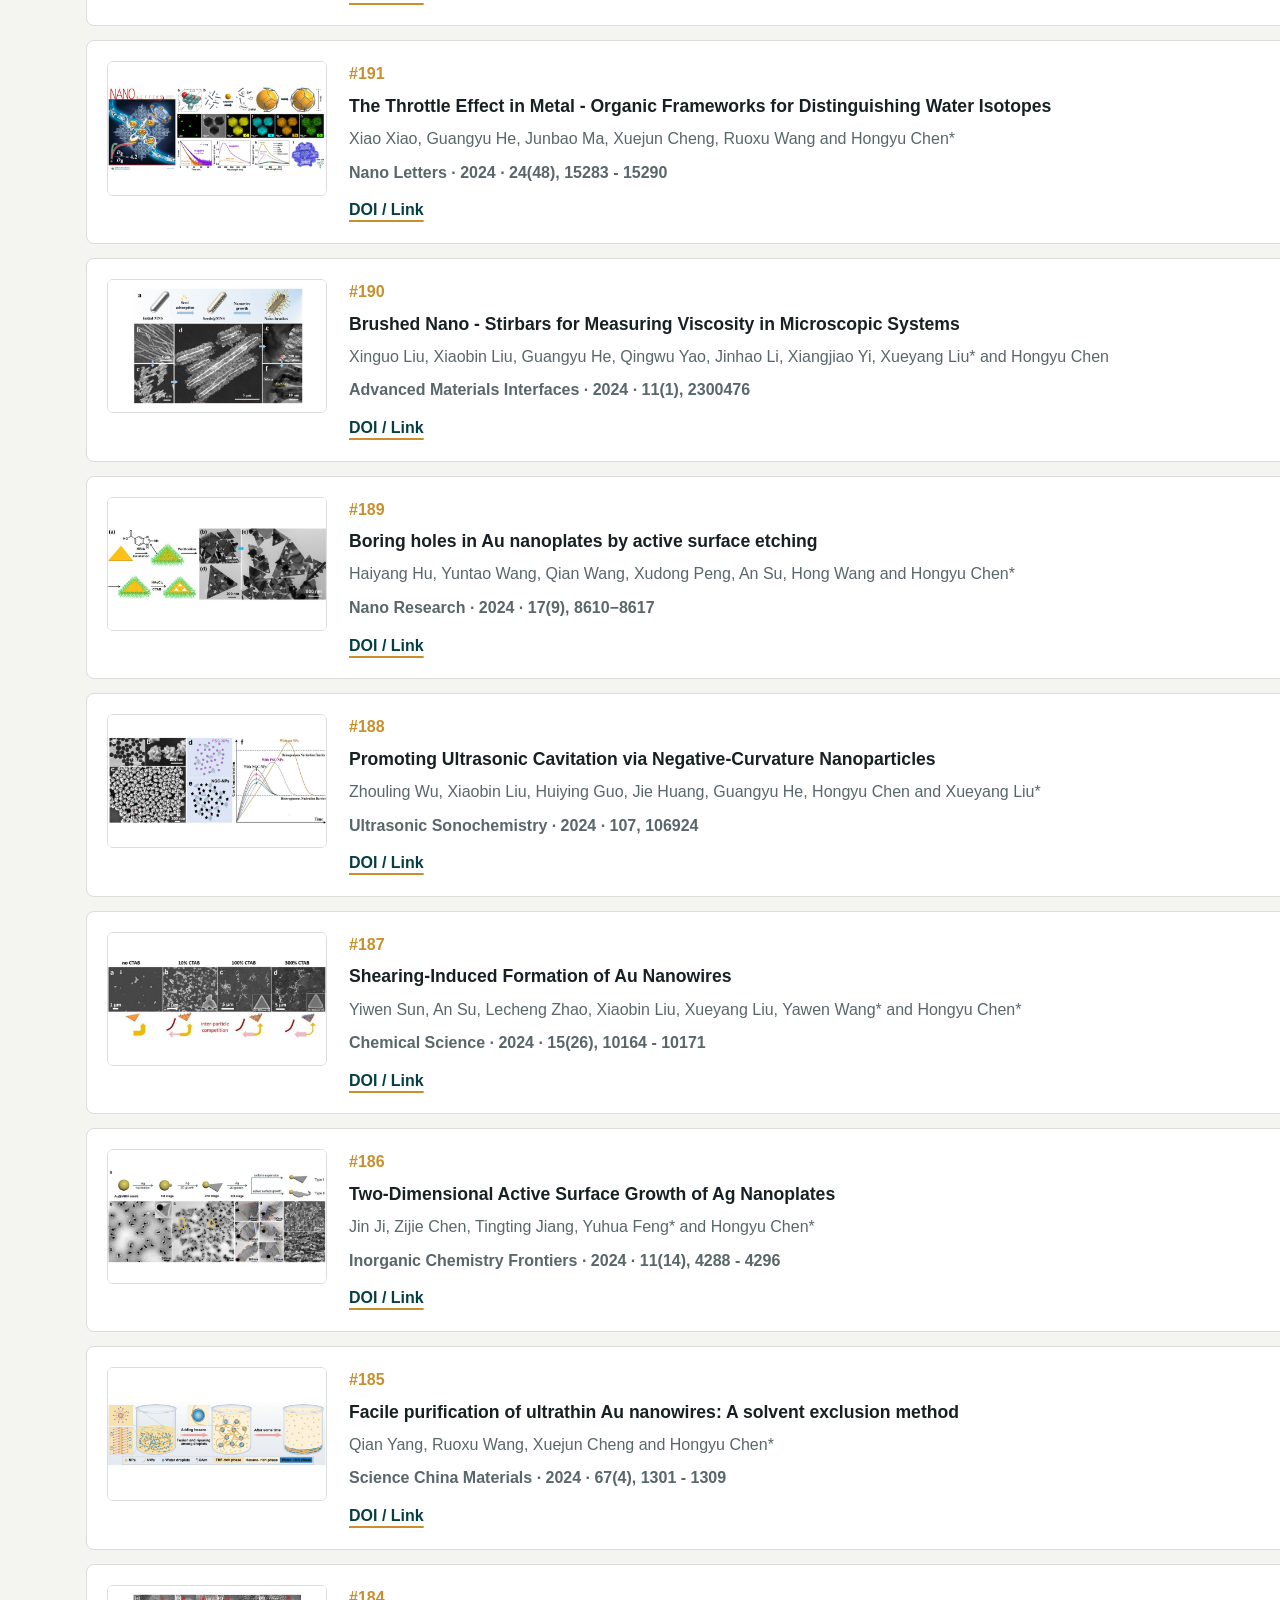
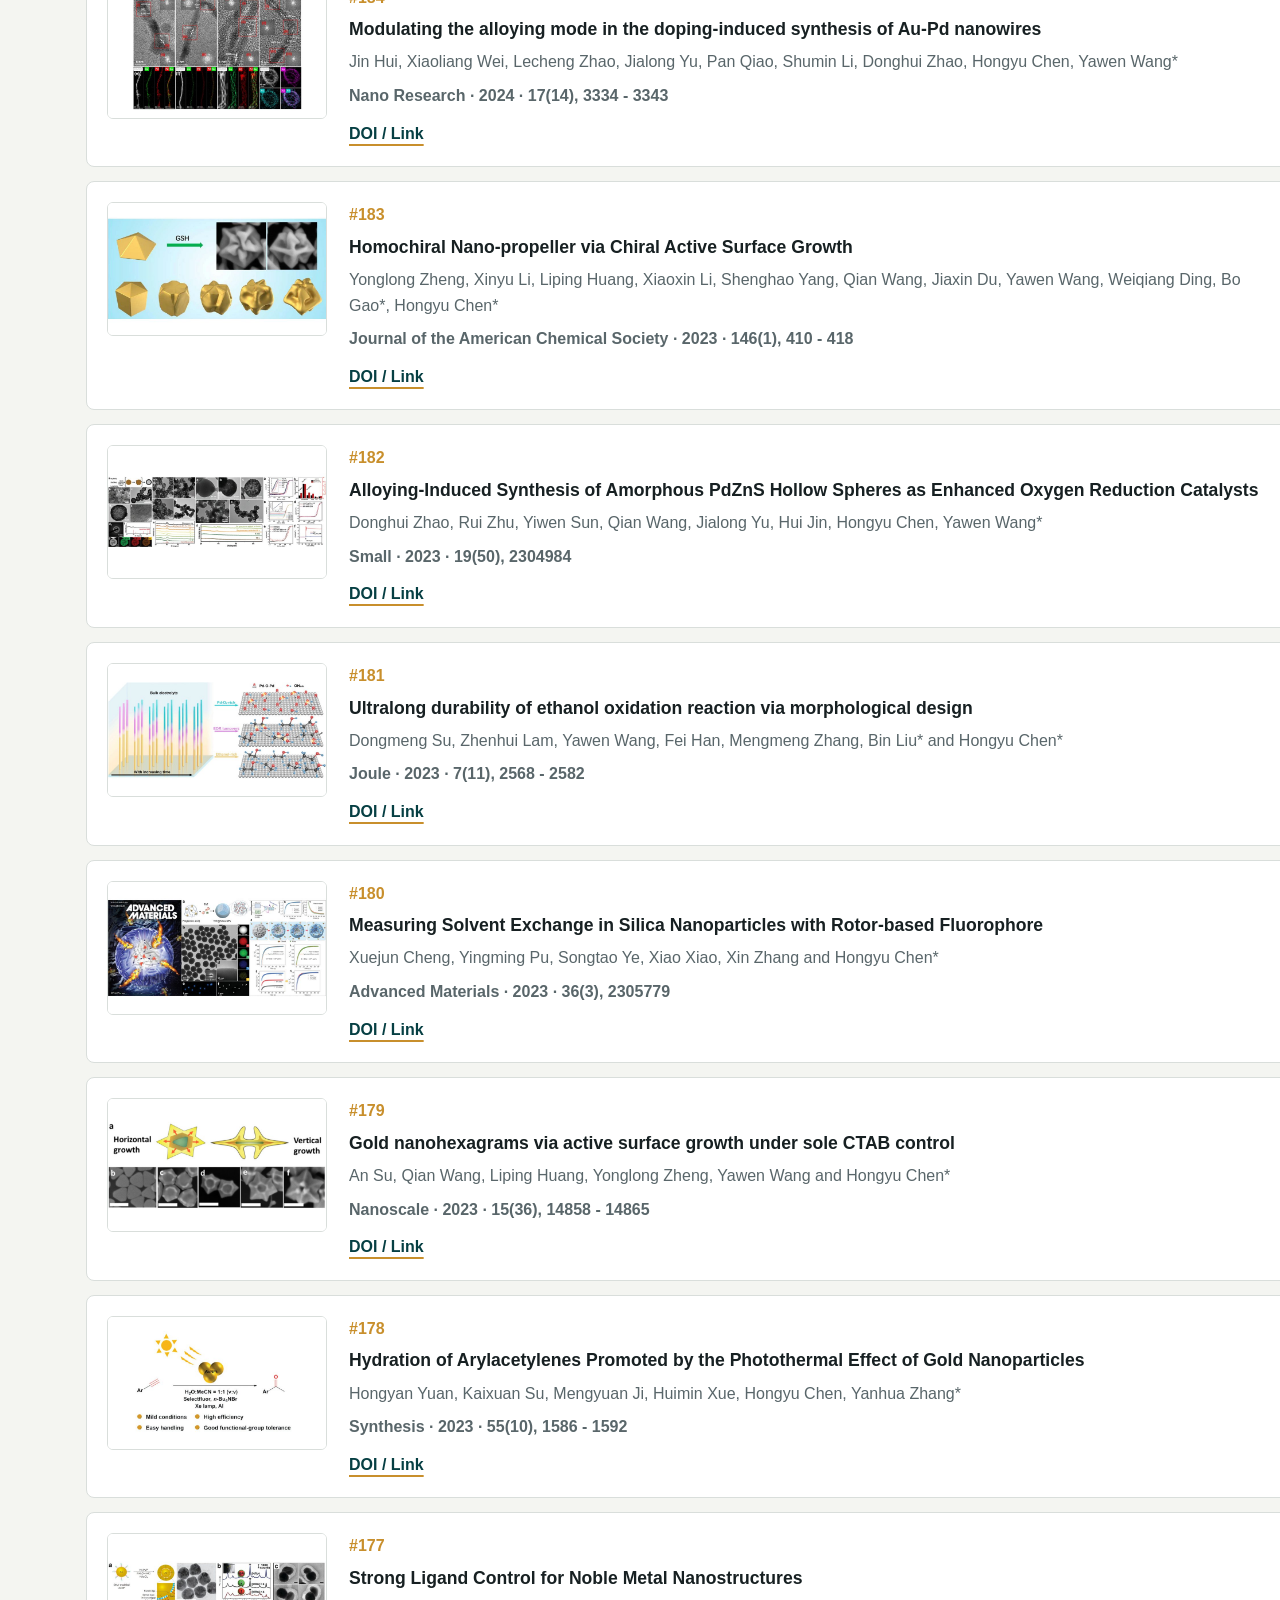
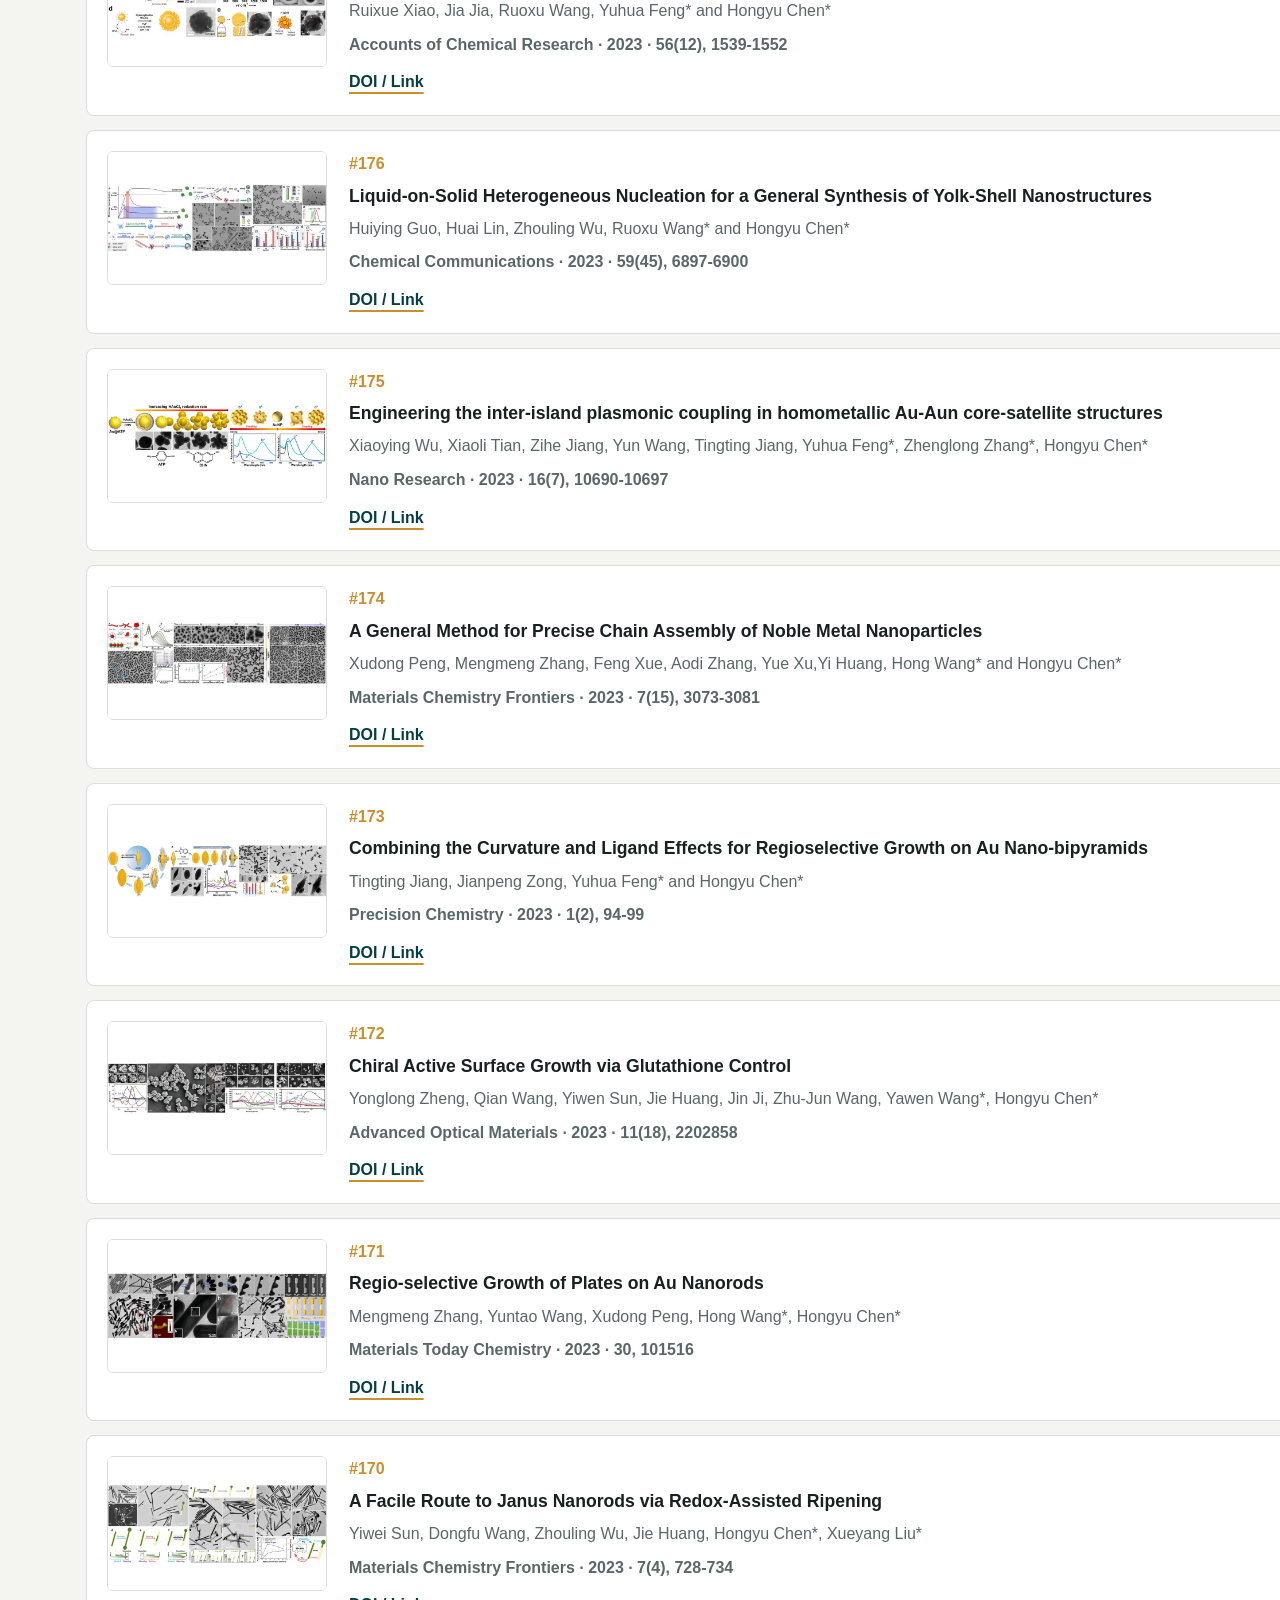
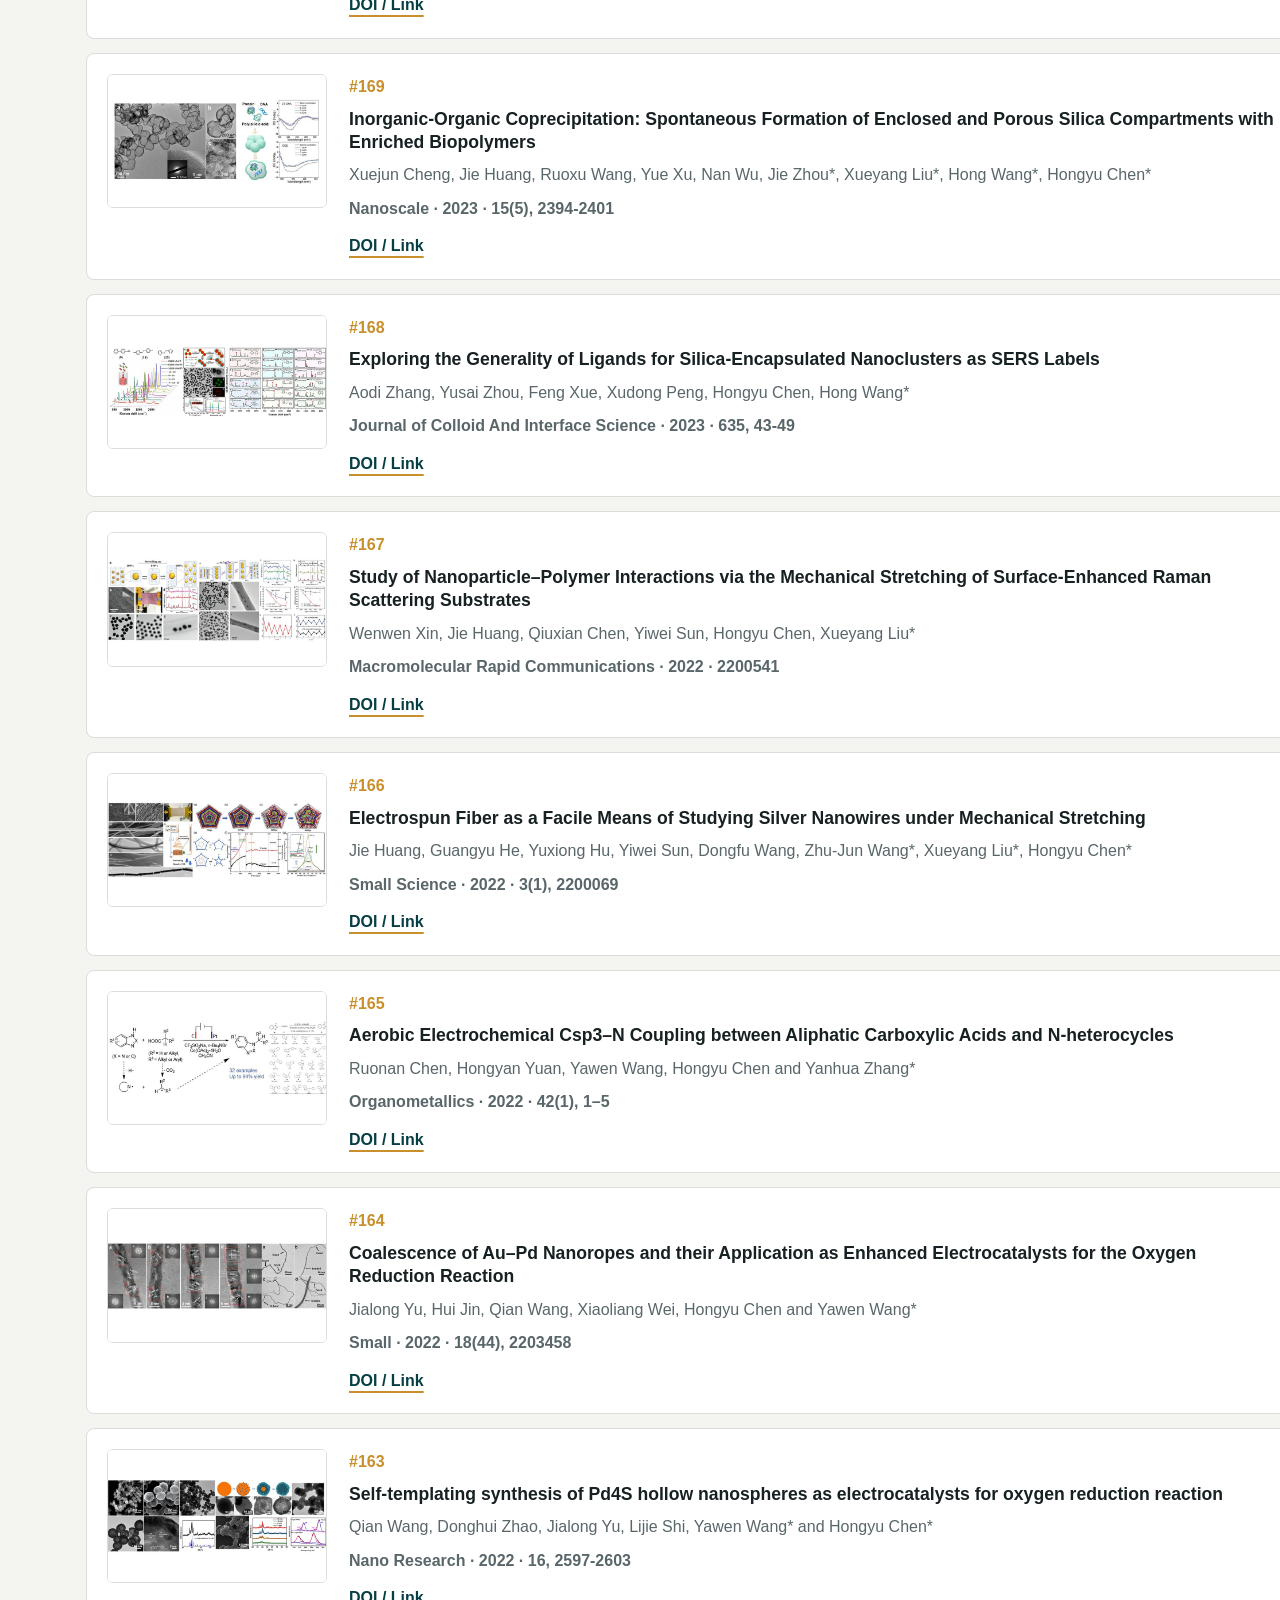
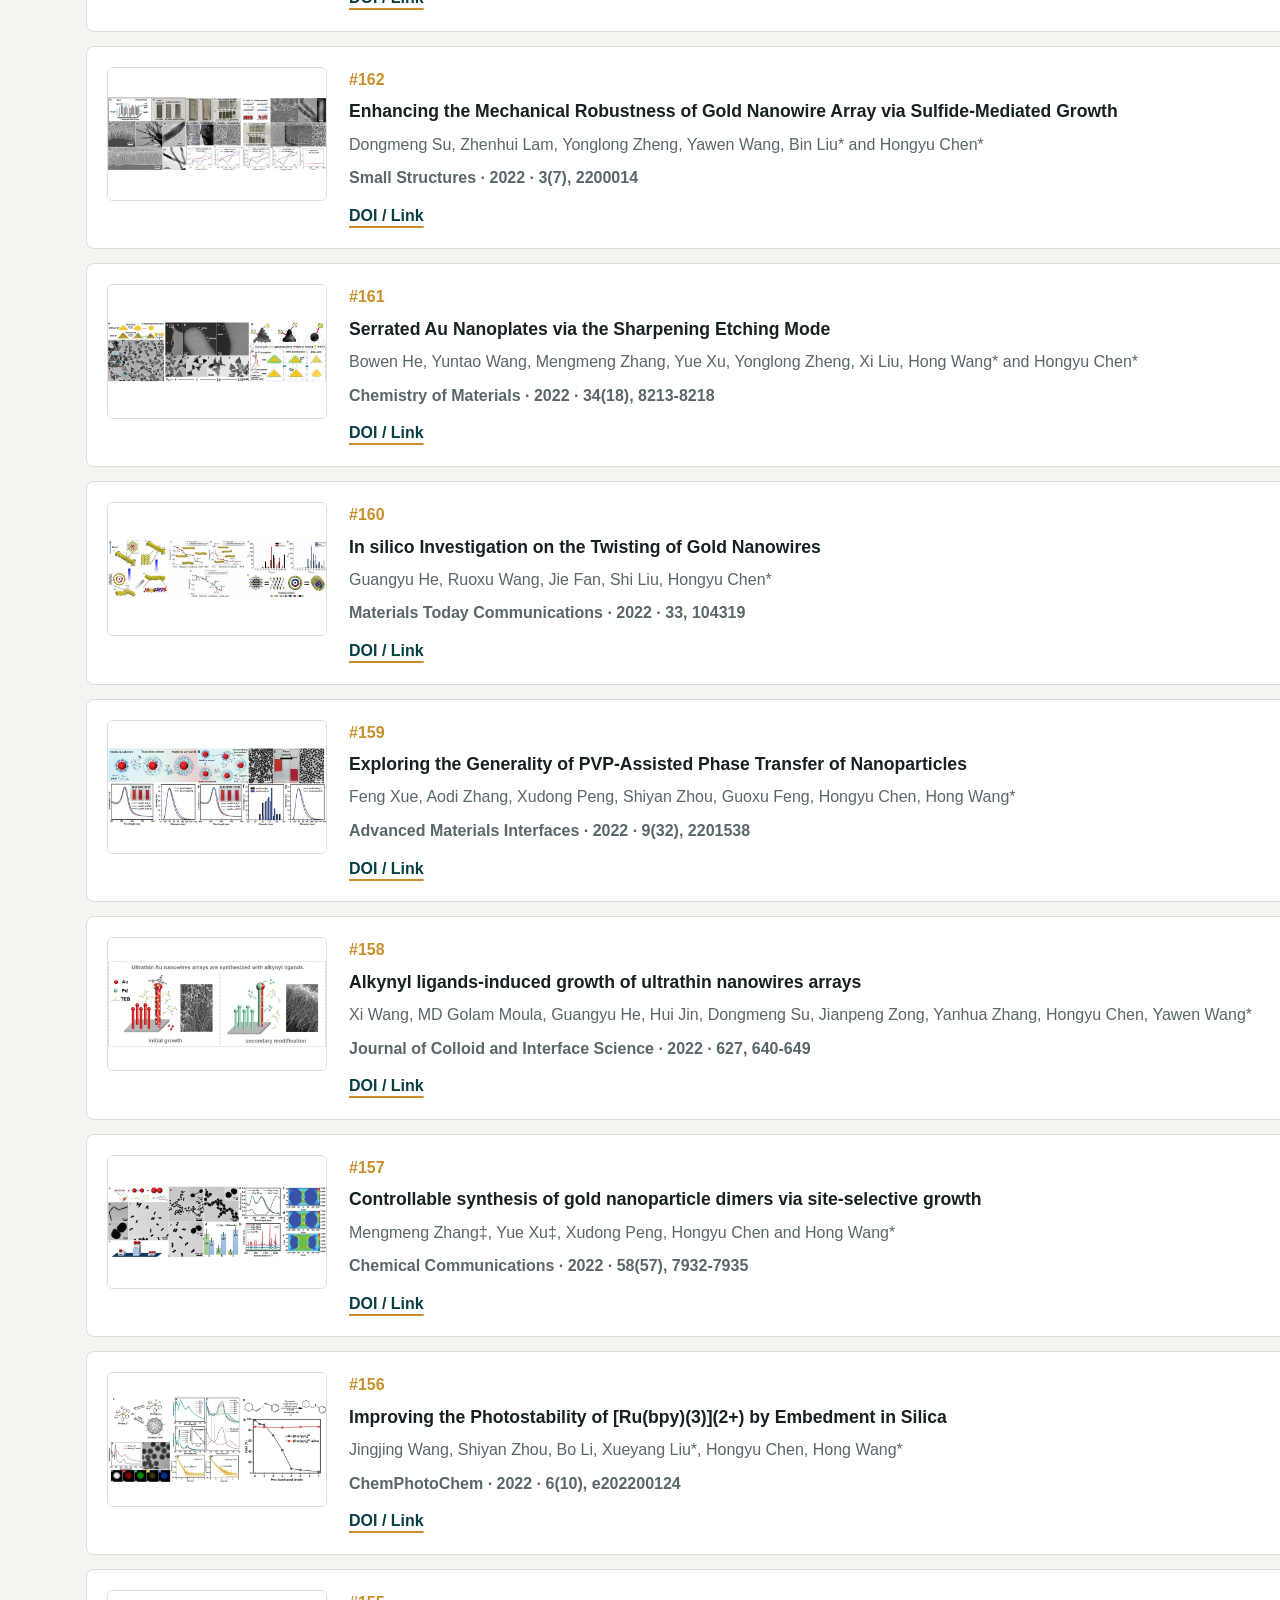
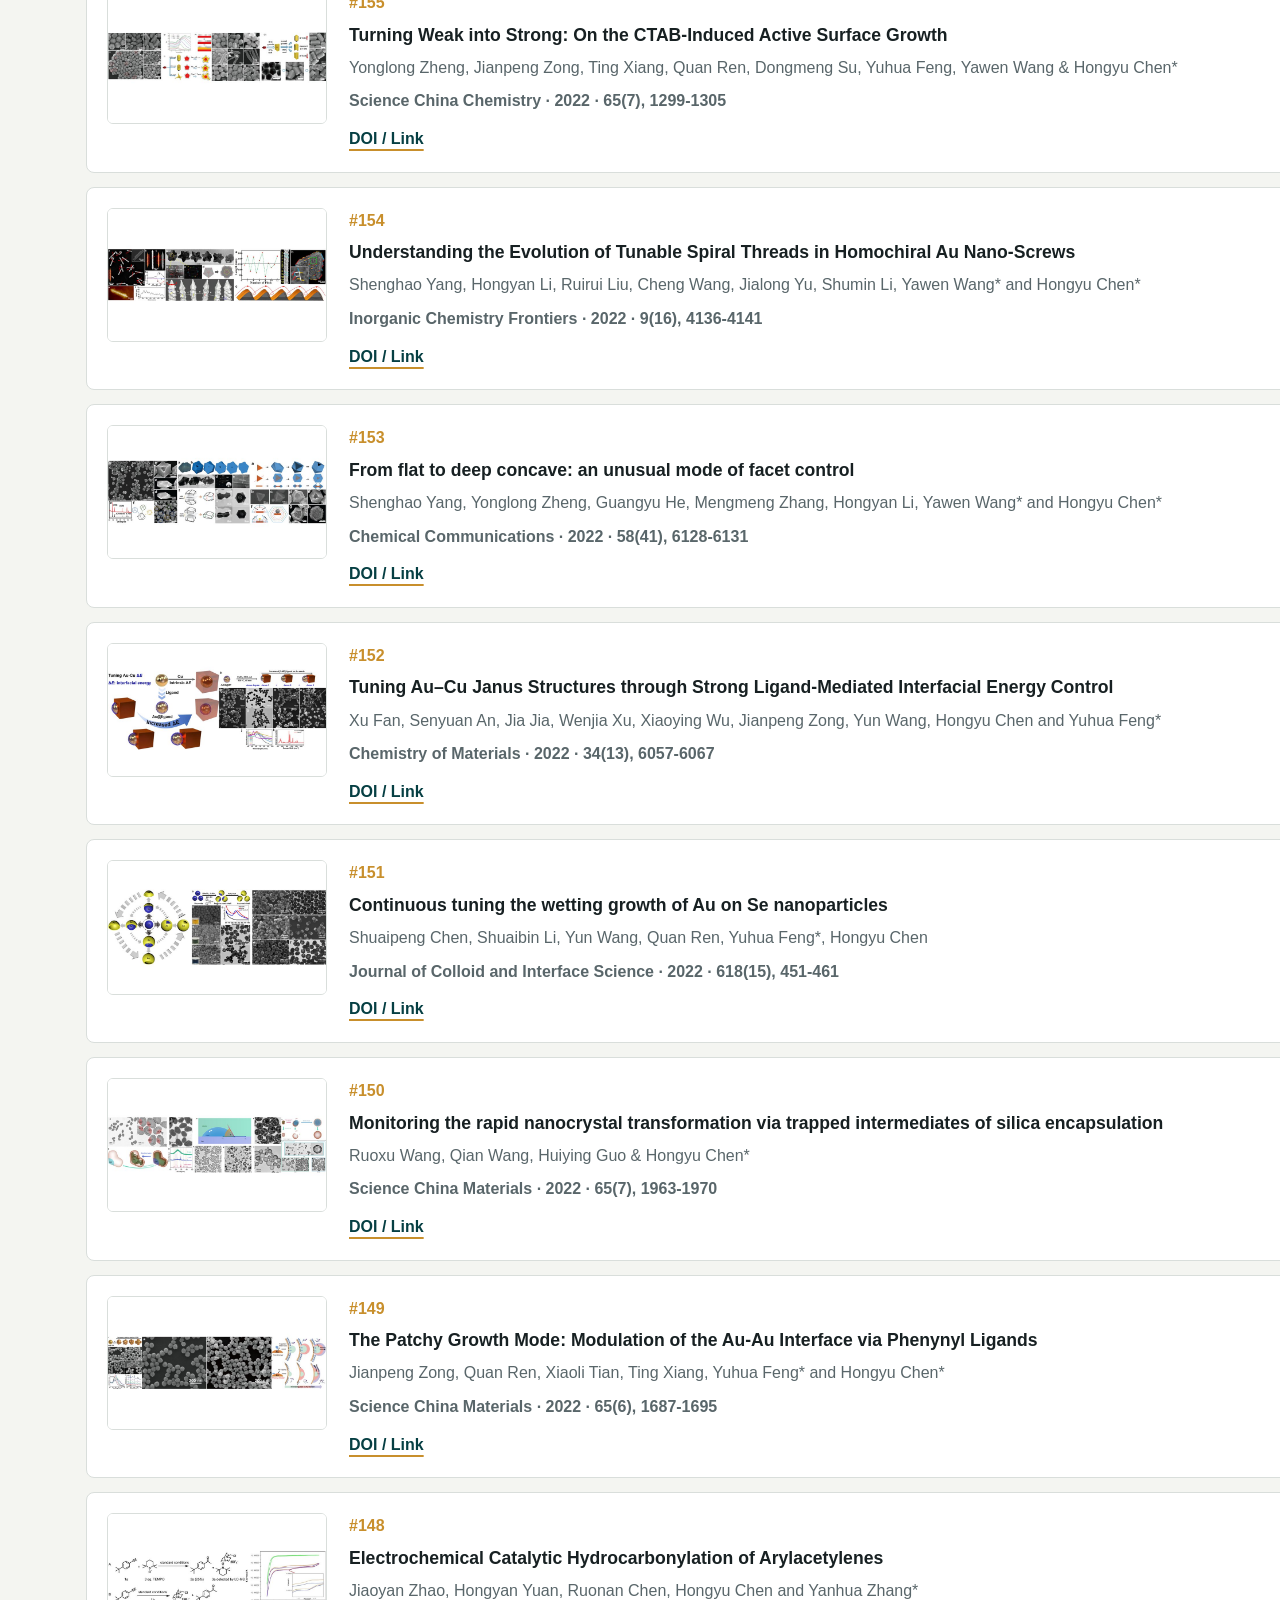
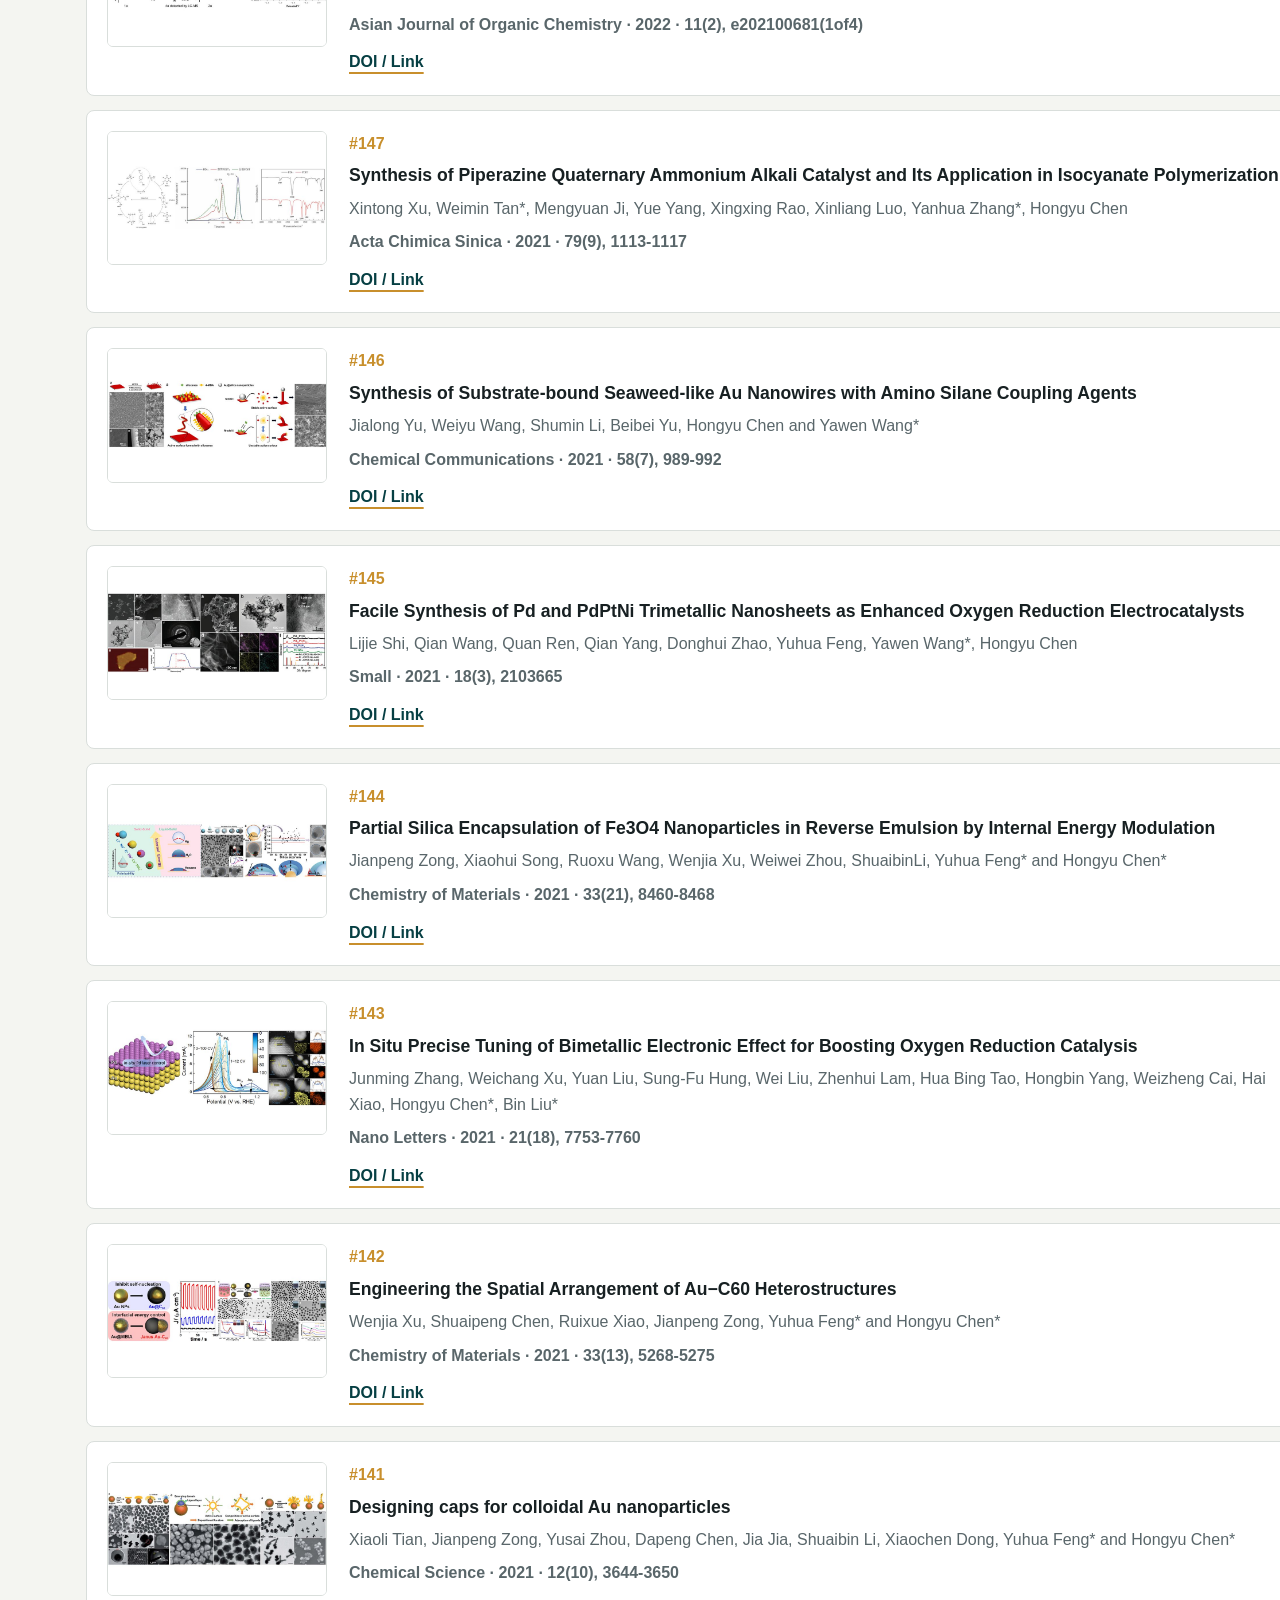
<file: publications.html>
<!doctype html>
<html lang="en">
<head>
  <meta charset="utf-8">
  <meta name="viewport" content="width=device-width, initial-scale=1">
  <title>Publications | Chen Lab</title>
  <meta name="description" content="Publications from the Chen Lab at Westlake University.">
  <link rel="stylesheet" href="assets/css/styles.css">
  <script src="assets/js/lab-data.js" defer></script>
  <script src="assets/js/site.js" defer></script>
</head>
<body>
  <header class="site-header" data-header>
    <a class="brand" href="index.html" aria-label="Chen Lab home">
      <img src="assets/img/logo-nanosynthesis.jpg" alt="The Nanosynthesis Consortium">
      <span><strong>Chen Lab</strong><small>Westlake University</small></span>
    </a>
    <button class="nav-toggle" type="button" aria-label="Open navigation" aria-expanded="false" data-nav-toggle>
      <span></span><span></span><span></span>
    </button>
    <nav class="site-nav" aria-label="Primary navigation" data-nav>
      <a href="index.html">Home</a>
      <a href="index.html#research">Research</a>
      <a href="people.html">People</a>
      <a href="publications.html">Publications</a>
      <a href="gallery.html">Gallery</a>
      <a href="index.html#contact">Contact</a>
    </nav>
  </header>

  <main>
    <section class="page-hero">
      <p class="eyebrow">Publications</p>
      <h1>Selected and complete publication list</h1>
      <p>The list is rebuilt from the existing publication page and keeps the current numbering through 2026.</p>
    </section>

    <section class="section publication-browser">
      <div class="publication-tools" aria-label="Publication filters">
        <label class="search-field">
          <span>Search</span>
          <input type="search" id="publicationSearch" placeholder="Title, author, journal, year">
        </label>
        <div class="year-filters" id="yearFilters" aria-label="Filter by year"></div>
      </div>
      <p class="result-count" id="publicationCount"></p>
      <div class="publication-list" id="publicationList" aria-live="polite"></div>
    </section>
  </main>

  <footer class="site-footer">
    <div><strong>Chen Lab · The Nanosynthesis Consortium</strong><span>School of Science, Westlake University</span></div>
    <nav aria-label="Footer navigation">
      <a href="index.html">Home</a>
      <a href="people.html">People</a>
      <a href="gallery.html">Gallery</a>
      <a href="index.html#contact">Contact</a>
    </nav>
  </footer>
</body>
</html>
</file>
<file: assets/css/styles.css>
:root {
  --ink: #172022;
  --muted: #59666a;
  --paper: #f4f5f1;
  --surface: #ffffff;
  --line: #d9dedb;
  --teal: #0b7774;
  --teal-dark: #063f43;
  --gold: #c88f2c;
  --coral: #b75a46;
  --shadow: 0 18px 45px rgba(17, 30, 32, 0.12);
}

* {
  box-sizing: border-box;
}

html {
  scroll-behavior: smooth;
  max-width: 100%;
  overflow-x: hidden;
}

body {
  margin: 0;
  max-width: 100%;
  overflow-x: hidden;
  color: var(--ink);
  background: var(--paper);
  font-family: Inter, "Segoe UI", Arial, "Noto Sans", "PingFang SC", "Microsoft YaHei", sans-serif;
  line-height: 1.6;
  letter-spacing: 0;
}

img {
  display: block;
  max-width: 100%;
}

a {
  color: inherit;
}

.site-header {
  position: sticky;
  top: 0;
  z-index: 20;
  display: flex;
  align-items: center;
  justify-content: space-between;
  min-height: 72px;
  width: 100%;
  padding: 0 36px;
  background: rgba(255, 255, 255, 0.94);
  border-bottom: 1px solid rgba(217, 222, 219, 0.9);
  backdrop-filter: blur(12px);
}

.brand {
  display: flex;
  align-items: center;
  gap: 14px;
  min-width: 0;
  text-decoration: none;
}

.brand img {
  width: 158px;
  height: auto;
}

.brand strong {
  display: block;
  font-size: 1rem;
  line-height: 1.2;
}

.brand small {
  display: block;
  color: var(--muted);
  font-size: 0.78rem;
}

.site-nav {
  display: flex;
  align-items: center;
  gap: 28px;
  font-size: 0.94rem;
  font-weight: 650;
}

.site-nav a {
  position: relative;
  padding: 26px 0;
  color: var(--muted);
  text-decoration: none;
}

.site-nav a:hover,
.site-nav a[aria-current="page"] {
  color: var(--ink);
}

.site-nav a::after {
  position: absolute;
  right: 0;
  bottom: 19px;
  left: 0;
  height: 2px;
  background: var(--gold);
  transform: scaleX(0);
  transform-origin: left;
  transition: transform 160ms ease;
  content: "";
}

.site-nav a:hover::after,
.site-nav a[aria-current="page"]::after {
  transform: scaleX(1);
}

.nav-toggle {
  flex: 0 0 auto;
  display: none;
  width: 44px;
  height: 44px;
  margin-left: auto;
  border: 1px solid #9ba9a6;
  border-radius: 6px;
  background: var(--surface);
  cursor: pointer;
}

.nav-toggle span {
  display: block;
  width: 18px;
  height: 2px;
  margin: 4px auto;
  background: var(--ink);
}

.hero {
  position: relative;
  min-height: 82vh;
  overflow: hidden;
  color: #fff;
}

.hero-media {
  position: absolute;
  inset: 0;
  background-image: linear-gradient(90deg, rgba(11, 35, 37, 0.82), rgba(11, 35, 37, 0.36), rgba(11, 35, 37, 0.12)), url("../img/hero-lab-2025.jpg");
  background-position: center 50%;
  background-size: cover;
}

.hero-content {
  position: relative;
  display: flex;
  flex-direction: column;
  justify-content: center;
  min-height: 76vh;
  max-width: 760px;
  padding: 112px 36px 92px;
  margin-left: max(36px, calc((100vw - 1180px) / 2));
  text-shadow: 0 2px 18px rgba(0, 0, 0, 0.28);
}

.hero h1 {
  margin: 6px 0 18px;
  font-size: 4.25rem;
  line-height: 1;
}

.hero-lede {
  max-width: 680px;
  margin: 0;
  color: rgba(255, 255, 255, 0.92);
  font-size: 1.25rem;
}

.eyebrow {
  margin: 0 0 10px;
  color: var(--teal);
  font-size: 0.78rem;
  font-weight: 800;
  text-transform: uppercase;
}

.hero .eyebrow {
  color: #f1c36d;
}

.hero-actions {
  display: flex;
  flex-wrap: wrap;
  gap: 12px;
  margin-top: 30px;
}

.button {
  display: inline-flex;
  align-items: center;
  justify-content: center;
  min-height: 44px;
  padding: 12px 18px;
  border-radius: 6px;
  font-weight: 760;
  text-decoration: none;
  transition: transform 160ms ease, background 160ms ease, border-color 160ms ease;
}

.button:hover {
  transform: translateY(-1px);
}

.button-primary {
  color: #102323;
  background: #f1c36d;
}

.button-secondary {
  color: #fff;
  border: 1px solid rgba(255, 255, 255, 0.72);
}

.button-dark {
  color: #fff;
  background: var(--teal-dark);
}

.scroll-cue {
  position: absolute;
  right: 36px;
  bottom: 24px;
  color: rgba(255, 255, 255, 0.78);
  font-size: 0.8rem;
  font-weight: 700;
  text-decoration: none;
  text-transform: uppercase;
}

.stats-band {
  display: grid;
  grid-template-columns: repeat(4, 1fr);
  gap: 1px;
  background: var(--line);
  border-bottom: 1px solid var(--line);
}

.stat {
  padding: 26px 34px;
  background: var(--surface);
}

.stat strong {
  display: block;
  color: var(--teal-dark);
  font-size: 2rem;
  line-height: 1.1;
}

.stat span {
  color: var(--muted);
  font-size: 0.92rem;
}

.section {
  max-width: 1180px;
  padding: 86px 36px;
  margin: 0 auto;
}

.section-quiet {
  max-width: none;
  padding-right: max(36px, calc((100vw - 1180px) / 2));
  padding-left: max(36px, calc((100vw - 1180px) / 2));
  background: #fff;
  border-top: 1px solid var(--line);
  border-bottom: 1px solid var(--line);
}

.section-heading {
  max-width: 790px;
  margin-bottom: 38px;
}

.section-heading.compact {
  margin-bottom: 24px;
}

.section h2,
.page-hero h1 {
  margin: 0;
  font-size: 2.5rem;
  line-height: 1.14;
}

.section-heading p:not(.eyebrow),
.split-heading p,
.people-copy p,
.page-hero p,
.pi-copy p {
  color: var(--muted);
  font-size: 1.06rem;
}

.research-grid {
  display: grid;
  grid-template-columns: repeat(4, minmax(0, 1fr));
  gap: 18px;
}

.research-card {
  overflow: hidden;
  background: var(--surface);
  border: 1px solid var(--line);
  border-radius: 8px;
}

.research-card img {
  width: 100%;
  aspect-ratio: 1.45;
  object-fit: cover;
  background: #fff;
}

.research-card div {
  padding: 22px;
}

.research-card span {
  color: var(--gold);
  font-weight: 850;
}

.research-card h3 {
  min-height: 58px;
  margin: 8px 0 10px;
  font-size: 1.18rem;
  line-height: 1.25;
}

.research-card p {
  margin: 0;
  color: var(--muted);
  font-size: 0.94rem;
}

.split-heading {
  display: flex;
  align-items: flex-end;
  justify-content: space-between;
  gap: 28px;
  margin-bottom: 32px;
}

.split-heading h2 {
  max-width: 780px;
}

.text-link {
  color: var(--teal-dark);
  font-weight: 800;
  text-decoration-color: var(--gold);
  text-decoration-thickness: 2px;
  text-underline-offset: 5px;
  white-space: nowrap;
}

.publication-feature-grid {
  display: grid;
  grid-template-columns: repeat(3, minmax(0, 1fr));
  gap: 20px;
}

.publication-feature {
  display: flex;
  flex-direction: column;
  min-height: 100%;
  overflow: hidden;
  background: var(--paper);
  border: 1px solid var(--line);
  border-radius: 8px;
}

.publication-feature img {
  width: 100%;
  aspect-ratio: 1.55;
  object-fit: cover;
  background: #fff;
}

.publication-feature div {
  padding: 22px;
}

.publication-feature h3 {
  margin: 4px 0 12px;
  font-size: 1.1rem;
  line-height: 1.34;
}

.publication-feature p {
  margin: 0 0 10px;
  color: var(--muted);
  font-size: 0.93rem;
}

.pub-meta {
  color: var(--coral);
  font-size: 0.82rem;
  font-weight: 800;
  text-transform: uppercase;
}

.people-band {
  display: grid;
  grid-template-columns: 1.2fr 0.8fr;
  gap: 44px;
  align-items: center;
}

.people-image img {
  width: 100%;
  border-radius: 8px;
  box-shadow: var(--shadow);
}

.mini-facts {
  display: flex;
  flex-wrap: wrap;
  gap: 10px;
  margin: 24px 0 28px;
}

.mini-facts span {
  padding: 8px 10px;
  color: var(--teal-dark);
  background: #e6efec;
  border: 1px solid #c9dbd5;
  border-radius: 6px;
  font-size: 0.88rem;
  font-weight: 750;
}

.news-list {
  display: grid;
  grid-template-columns: repeat(3, minmax(0, 1fr));
  border-top: 1px solid var(--line);
}

.news-list article {
  padding: 26px 24px 0 0;
  border-right: 1px solid var(--line);
}

.news-list article + article {
  padding-left: 24px;
}

.news-list article:last-child {
  border-right: 0;
}

.news-list time {
  color: var(--gold);
  font-weight: 850;
}

.news-list h3 {
  margin: 8px 0;
  font-size: 1.1rem;
}

.news-list p {
  margin: 0;
  color: var(--muted);
}

.contact-section {
  display: grid;
  grid-template-columns: 0.9fr 1.1fr;
  gap: 42px;
  align-items: start;
}

.contact-panel {
  background: var(--surface);
  border: 1px solid var(--line);
  border-radius: 8px;
}

.contact-panel dl {
  margin: 0;
}

.contact-panel div {
  display: grid;
  grid-template-columns: 180px 1fr;
  gap: 18px;
  padding: 22px;
  border-bottom: 1px solid var(--line);
}

.contact-panel div:last-child {
  border-bottom: 0;
}

.contact-panel dt {
  color: var(--muted);
  font-weight: 750;
}

.contact-panel dd {
  margin: 0;
}

.site-footer {
  display: flex;
  align-items: center;
  justify-content: space-between;
  gap: 28px;
  padding: 34px 36px;
  color: #dce8e4;
  background: var(--teal-dark);
}

.site-footer div span {
  display: block;
  color: #a9c7c0;
  font-size: 0.92rem;
}

.site-footer nav {
  display: flex;
  flex-wrap: wrap;
  gap: 20px;
}

.site-footer a {
  color: #dce8e4;
  text-decoration: none;
}

.page-hero {
  max-width: 1180px;
  padding: 96px 36px 58px;
  margin: 0 auto;
}

.page-hero h1 {
  max-width: 880px;
}

.page-hero p:not(.eyebrow) {
  max-width: 760px;
}

.pi-section {
  display: grid;
  grid-template-columns: 280px 1fr;
  gap: 42px;
  align-items: start;
  padding-top: 28px;
}

.pi-portrait img {
  width: 280px;
  border-radius: 8px;
  box-shadow: var(--shadow);
}

.timeline {
  display: grid;
  gap: 12px;
  padding: 0;
  margin: 28px 0 0;
  list-style: none;
}

.timeline li {
  display: grid;
  grid-template-columns: 120px 1fr;
  gap: 18px;
  padding-bottom: 12px;
  border-bottom: 1px solid var(--line);
}

.timeline strong {
  color: var(--teal-dark);
}

.timeline span {
  color: var(--muted);
}

.people-grid {
  display: grid;
  grid-template-columns: repeat(4, minmax(0, 1fr));
  gap: 18px;
}

.people-card {
  overflow: hidden;
  background: var(--surface);
  border: 1px solid var(--line);
  border-radius: 8px;
}

.people-card img {
  width: 100%;
  aspect-ratio: 0.75;
  object-fit: cover;
  background: #e9ece8;
}

.people-card div {
  padding: 16px;
}

.people-card h3 {
  margin: 0 0 6px;
  font-size: 1.05rem;
}

.people-card p {
  margin: 0;
  color: var(--muted);
  font-size: 0.9rem;
}

.people-card small {
  display: block;
  margin-top: 4px;
  color: var(--teal);
  font-weight: 750;
}

.publication-browser {
  padding-top: 30px;
}

.publication-tools {
  display: grid;
  grid-template-columns: minmax(260px, 420px) 1fr;
  gap: 22px;
  align-items: end;
  margin-bottom: 20px;
}

.search-field span {
  display: block;
  margin-bottom: 8px;
  color: var(--muted);
  font-weight: 750;
}

.search-field input {
  width: 100%;
  height: 46px;
  padding: 0 14px;
  color: var(--ink);
  background: var(--surface);
  border: 1px solid var(--line);
  border-radius: 6px;
  font: inherit;
}

.year-filters {
  display: flex;
  flex-wrap: wrap;
  gap: 8px;
}

.filter-button {
  min-height: 38px;
  padding: 8px 12px;
  color: var(--teal-dark);
  background: #e6efec;
  border: 1px solid #c7d8d4;
  border-radius: 6px;
  font: inherit;
  font-weight: 750;
  cursor: pointer;
}

.filter-button.is-active {
  color: #fff;
  background: var(--teal-dark);
  border-color: var(--teal-dark);
}

.result-count {
  color: var(--muted);
  font-weight: 700;
}

.publication-list {
  display: grid;
  gap: 14px;
}

.publication-item {
  display: grid;
  grid-template-columns: 220px 1fr;
  gap: 22px;
  padding: 20px;
  background: var(--surface);
  border: 1px solid var(--line);
  border-radius: 8px;
}

.publication-item.no-image {
  grid-template-columns: 1fr;
}

.publication-thumb {
  align-self: start;
  margin: 0;
  overflow: hidden;
  background: #fff;
  border: 1px solid var(--line);
  border-radius: 6px;
}

.publication-thumb img {
  width: 100%;
  aspect-ratio: 1.65;
  object-fit: contain;
  background: #fff;
}

.publication-number {
  display: inline-block;
  margin-bottom: 8px;
  color: var(--gold);
  font-size: 1rem;
  font-weight: 850;
}

.publication-item h2 {
  margin: 0 0 8px;
  font-size: 1.1rem;
  line-height: 1.32;
}

.publication-item p {
  margin: 0 0 8px;
  color: var(--muted);
}

.publication-item .text-link {
  display: inline-flex;
  margin-top: 4px;
}

.gallery-grid {
  display: grid;
  grid-template-columns: repeat(3, minmax(0, 1fr));
  gap: 18px;
}

.gallery-grid figure {
  margin: 0;
  overflow: hidden;
  background: var(--surface);
  border: 1px solid var(--line);
  border-radius: 8px;
}

.gallery-grid img {
  width: 100%;
  aspect-ratio: 1.45;
  object-fit: cover;
}

.gallery-grid figcaption {
  padding: 14px 16px 16px;
  color: var(--muted);
  font-weight: 750;
}

.gallery-large {
  grid-column: span 2;
}

@media (max-width: 980px) {
  .site-header {
    padding: 0 76px 0 22px;
  }

  .nav-toggle {
    position: absolute;
    top: 50%;
    right: 22px;
    display: block;
    transform: translateY(-50%);
  }

  .site-nav {
    position: absolute;
    top: 72px;
    right: 18px;
    left: 18px;
    display: none;
    flex-direction: column;
    align-items: stretch;
    gap: 0;
    padding: 10px 18px;
    background: var(--surface);
    border: 1px solid var(--line);
    border-radius: 8px;
    box-shadow: var(--shadow);
  }

  .site-nav.is-open {
    display: flex;
  }

  .site-nav a {
    padding: 12px 0;
  }

  .site-nav a::after {
    bottom: 8px;
  }

  .hero {
    min-height: 78vh;
  }

  .hero-media {
    background-position: center 54%;
  }

  .hero-content {
    min-height: 72vh;
    margin-left: 0;
    padding: 98px 28px 76px;
  }

  .hero h1 {
    font-size: 3rem;
  }

  .hero-lede {
    font-size: 1.08rem;
  }

  .stats-band,
  .research-grid,
  .publication-feature-grid,
  .people-band,
  .news-list,
  .contact-section,
  .pi-section,
  .publication-tools,
  .gallery-grid {
    grid-template-columns: 1fr 1fr;
  }

  .people-band,
  .contact-section,
  .pi-section,
  .publication-tools {
    gap: 28px;
  }

  .people-grid {
    grid-template-columns: repeat(3, minmax(0, 1fr));
  }

  .gallery-large {
    grid-column: span 2;
  }
}

@media (max-width: 680px) {
  .brand img {
    width: 118px;
  }

  .brand small {
    display: none;
  }

  .site-header {
    min-height: 66px;
  }

  .site-nav {
    top: 66px;
  }

  .hero h1 {
    font-size: 2.45rem;
  }

  .hero-content {
    padding-right: 22px;
    padding-left: 22px;
  }

  .hero-lede {
    max-width: 340px;
  }

  .hero-actions {
    flex-direction: column;
    align-items: flex-start;
  }

  .hero-actions .button {
    width: 100%;
    max-width: 260px;
  }

  .scroll-cue {
    display: none;
  }

  .stats-band,
  .research-grid,
  .publication-feature-grid,
  .people-band,
  .news-list,
  .contact-section,
  .pi-section,
  .publication-tools,
  .people-grid,
  .gallery-grid {
    grid-template-columns: 1fr;
  }

  .section,
  .section-quiet,
  .page-hero {
    padding-top: 64px;
    padding-bottom: 42px;
    padding-right: 22px;
    padding-left: 22px;
  }

  .section {
    padding-top: 64px;
    padding-bottom: 64px;
  }

  .section h2,
  .page-hero h1 {
    font-size: 2rem;
  }

  .split-heading {
    display: block;
  }

  .split-heading .text-link {
    display: inline-flex;
    margin-top: 14px;
  }

  .news-list article,
  .news-list article + article {
    padding: 20px 0;
    border-right: 0;
    border-bottom: 1px solid var(--line);
  }

  .news-list article:last-child {
    border-bottom: 0;
  }

  .contact-panel div,
  .timeline li,
  .publication-item {
    grid-template-columns: 1fr;
    gap: 8px;
  }

  .publication-item h2,
  .publication-item p,
  .page-hero p {
    overflow-wrap: anywhere;
  }

  .year-filters {
    display: grid;
    grid-template-columns: repeat(4, minmax(0, 1fr));
    width: 100%;
  }

  .filter-button {
    width: 100%;
  }

  .pi-portrait img {
    width: 100%;
    max-width: 280px;
  }

  .site-footer {
    display: block;
  }

  .site-footer nav {
    margin-top: 18px;
  }

  .gallery-large {
    grid-column: span 1;
  }
}
</file>
